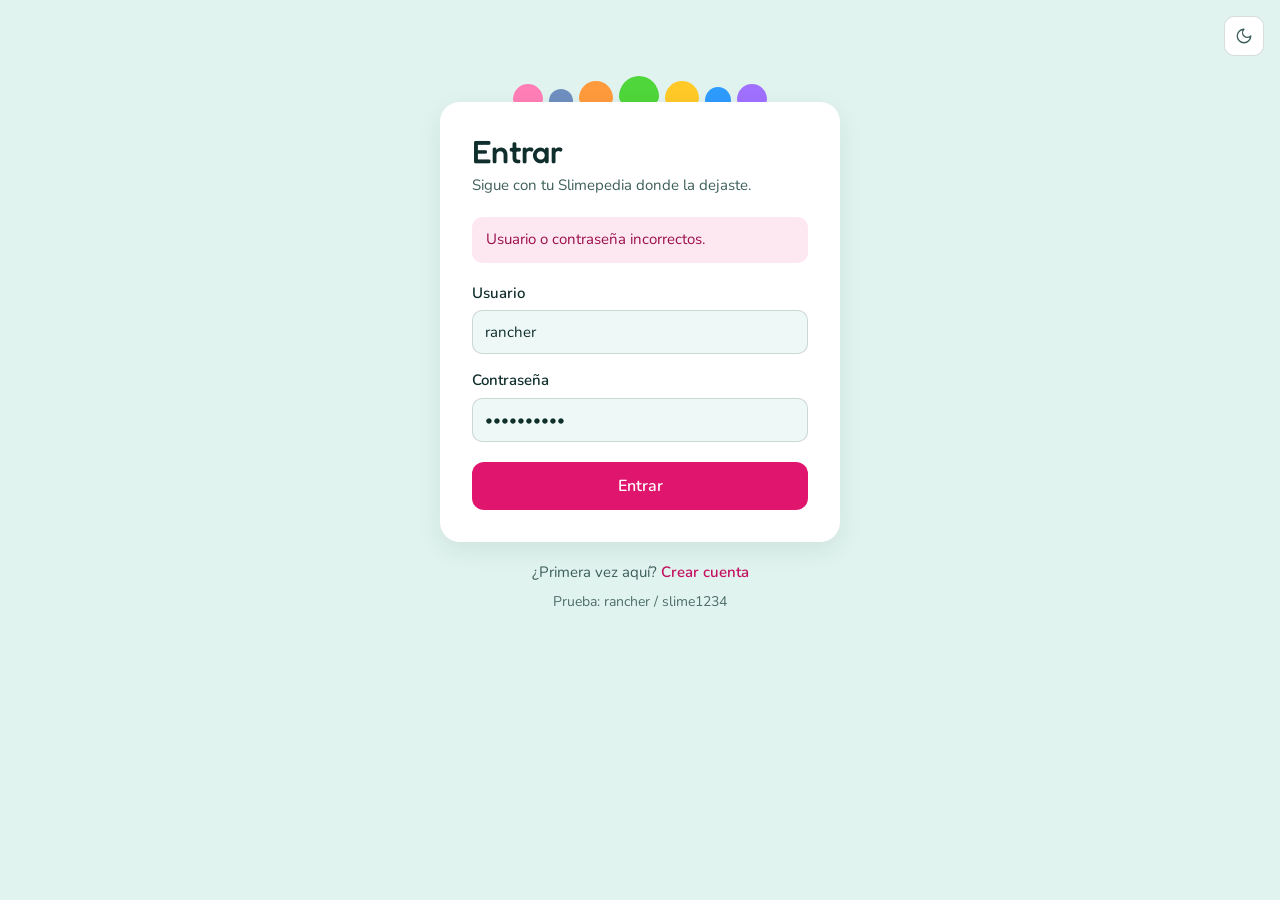
<file: .docs/diseno/pantallas/entrar.html>
<!doctype html>
<html lang="es">
<head>
<meta charset="utf-8">
<meta name="viewport" content="width=device-width, initial-scale=1">
<title>Entrar · Slime Rancher Tracker</title>
<link rel="preconnect" href="https://fonts.googleapis.com">
<link href="https://fonts.googleapis.com/css2?family=Fredoka:wght@500&family=Nunito:wght@400;500;600&display=swap" rel="stylesheet">
<link rel="stylesheet" href="estilos.css">
<script src="tema.js"></script>
</head>
<body>
<main class="acceso">
  <button type="button" class="btn-tema" data-alternar-tema aria-label="Cambiar a modo oscuro"><svg class="tema-luna" aria-hidden="true" width="18" height="18" viewBox="0 0 24 24" fill="none" stroke="currentColor" stroke-width="1.75" stroke-linecap="round" stroke-linejoin="round"><path d="M12 3a6 6 0 0 0 9 9 9 9 0 1 1-9-9Z"/></svg><svg class="tema-sol" aria-hidden="true" width="18" height="18" viewBox="0 0 24 24" fill="none" stroke="currentColor" stroke-width="1.75" stroke-linecap="round" stroke-linejoin="round"><circle cx="12" cy="12" r="4"/><path d="M12 2v2M12 20v2M4.93 4.93l1.41 1.41M17.66 17.66l1.41 1.41M2 12h2M20 12h2M6.34 17.66l-1.41 1.41M19.07 4.93l-1.41 1.41"/></svg></button>
  <div class="acceso__caja">
    <div class="acceso__siluetas" aria-hidden="true">
      <i class="slime c-pink" style="width: 30px; height: 24px"></i>
      <i class="slime c-rock" style="width: 24px; height: 19px"></i>
      <i class="slime c-tabby" style="width: 34px; height: 27px"></i>
      <i class="slime c-rad" style="width: 40px; height: 32px"></i>
      <i class="slime c-honey" style="width: 34px; height: 27px"></i>
      <i class="slime c-puddle" style="width: 26px; height: 21px"></i>
      <i class="slime c-quantum" style="width: 30px; height: 24px"></i>
    </div>

    <section class="acceso__tarjeta tarjeta">
      <div>
        <h1 class="titulo-pagina" style="font-size: 32px">Entrar</h1>
        <p class="subtitulo">Sigue con tu Slimepedia donde la dejaste.</p>
      </div>

      <!-- Estado de ejemplo: respuesta 401 del login -->
      <p class="alerta" role="alert">Usuario o contraseña incorrectos.</p>

      <form style="display: flex; flex-direction: column; gap: 16px">
        <label class="etiqueta"><span>Usuario</span>
          <input class="campo" type="text" autocomplete="username" value="rancher"></label>
        <label class="etiqueta"><span>Contraseña</span>
          <input class="campo" type="password" autocomplete="current-password" value="contraseña"></label>
        <button type="submit" class="btn btn--primario" style="height: 48px; margin-top: 4px; font-size: 16px">Entrar</button>
      </form>
    </section>

    <p style="margin-top: 20px; text-align: center; color: var(--texto-2)">¿Primera vez aquí? <a href="registro.html" style="font-weight: 600; text-decoration: none">Crear cuenta</a></p>
    <p class="meta" style="margin-top: 8px; text-align: center">Prueba: rancher / slime1234</p>
  </div>
</main>
</body>
</html>
</file>
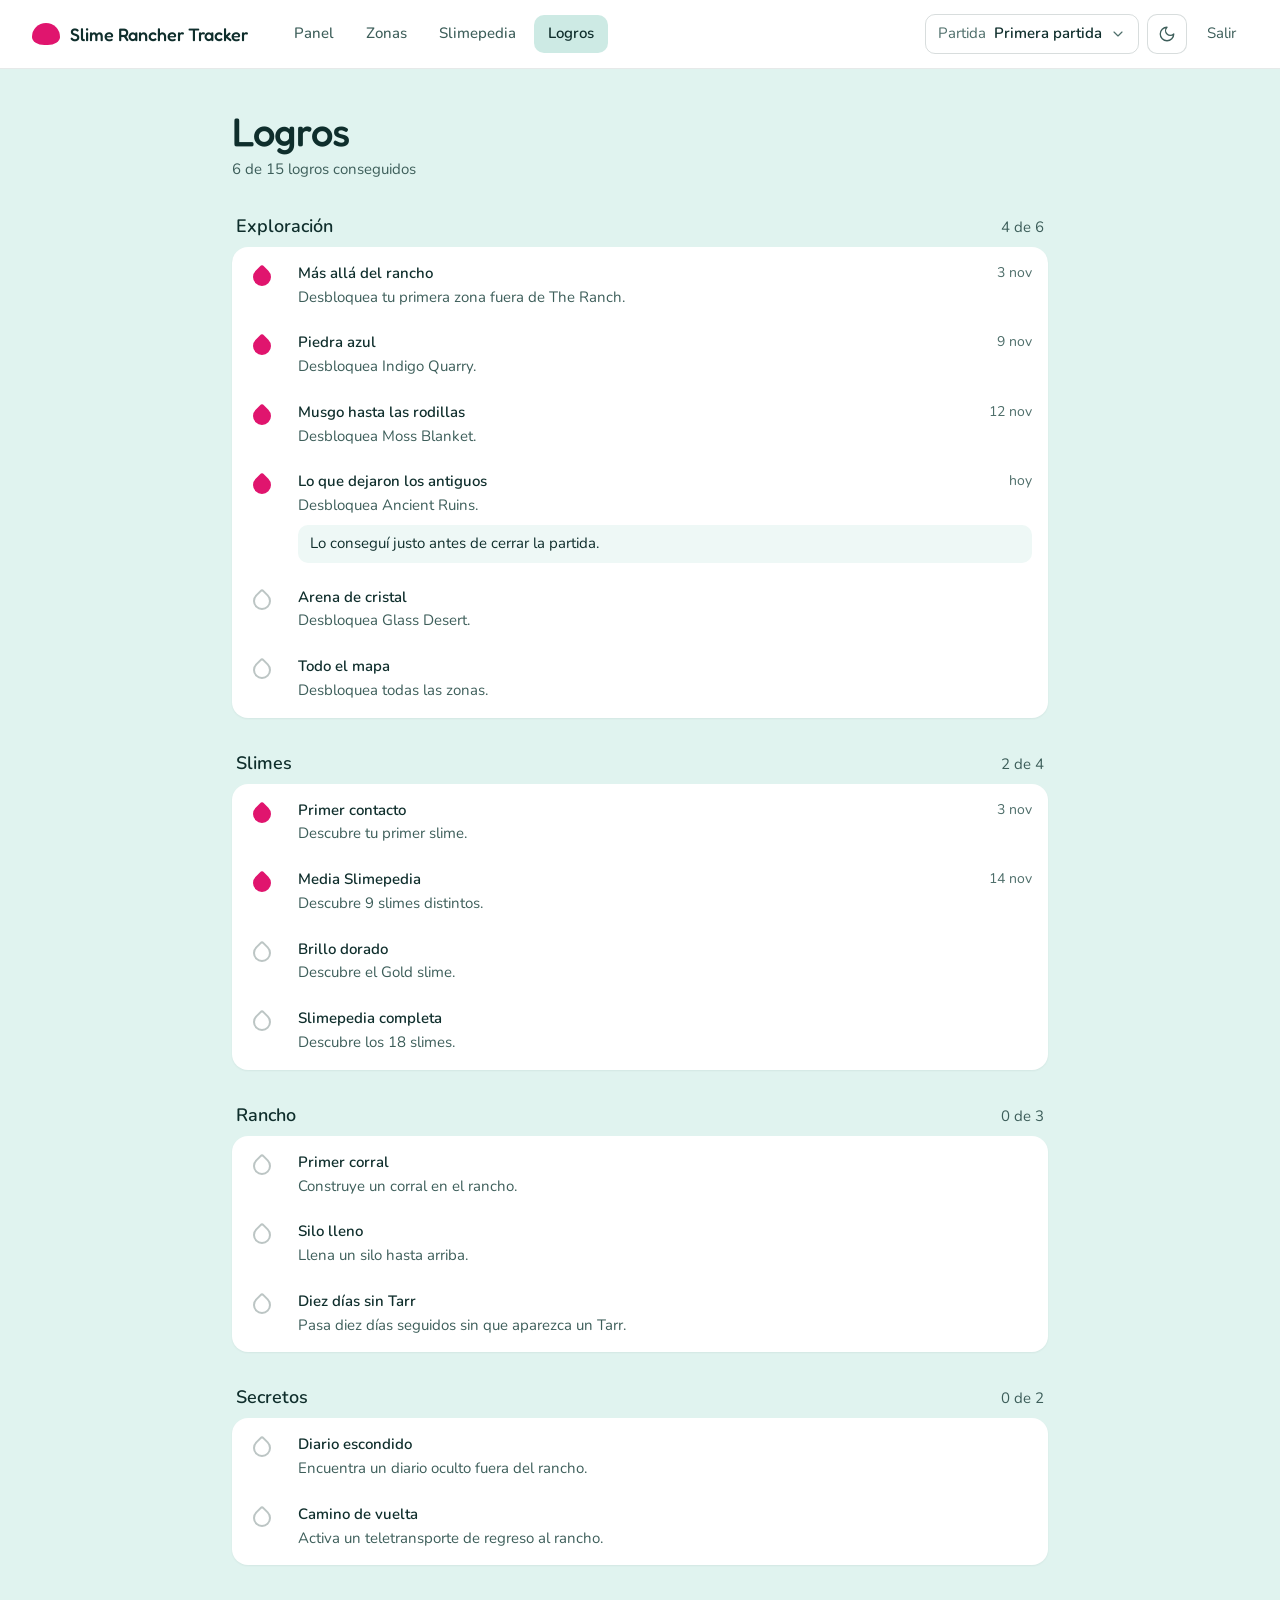
<file: .docs/diseno/pantallas/logros.html>
<!doctype html>
<html lang="es">
<head>
<meta charset="utf-8">
<meta name="viewport" content="width=device-width, initial-scale=1">
<title>Logros · Slime Rancher Tracker</title>
<link rel="preconnect" href="https://fonts.googleapis.com">
<link href="https://fonts.googleapis.com/css2?family=Fredoka:wght@500&family=Nunito:wght@400;500;600&display=swap" rel="stylesheet">
<link rel="stylesheet" href="estilos.css">
<script src="tema.js"></script>
<style>
  .logro { display: flex; align-items: flex-start; gap: 14px; padding: 12px 8px; }
  .logro__texto { flex: 1 1 auto; min-width: 0; }
  .logro__cabeza { display: flex; flex-wrap: wrap; justify-content: space-between; gap: 2px 16px; }
  .logro__cabeza span:first-child { font-weight: 600; }
  .grupo-logros { padding: 4px 8px; }
</style>
</head>
<body>
<header class="cabecera">
  <a class="marca" href="panel.html"><span class="marca__slime" aria-hidden="true"></span><span class="marca__nombre">Slime Rancher Tracker</span></a>
  <nav class="nav" aria-label="Principal">
    <a href="panel.html">Panel</a>
    <a href="zonas.html">Zonas</a>
    <a href="slimepedia.html">Slimepedia</a>
    <a href="logros.html" aria-current="page">Logros</a>
  </nav>
  <div class="cabecera__usuario">
    <a class="selector-partida" href="partidas.html"><span>Partida</span><strong>Primera partida</strong>
      <svg aria-hidden="true" width="16" height="16" viewBox="0 0 24 24" fill="none" stroke="currentColor" style="color: var(--texto-3)" stroke-width="1.75" stroke-linecap="round" stroke-linejoin="round"><path d="m6 9 6 6 6-6"/></svg></a>
    <button type="button" class="btn-tema" data-alternar-tema aria-label="Cambiar a modo oscuro"><svg class="tema-luna" aria-hidden="true" width="18" height="18" viewBox="0 0 24 24" fill="none" stroke="currentColor" stroke-width="1.75" stroke-linecap="round" stroke-linejoin="round"><path d="M12 3a6 6 0 0 0 9 9 9 9 0 1 1-9-9Z"/></svg><svg class="tema-sol" aria-hidden="true" width="18" height="18" viewBox="0 0 24 24" fill="none" stroke="currentColor" stroke-width="1.75" stroke-linecap="round" stroke-linejoin="round"><circle cx="12" cy="12" r="4"/><path d="M12 2v2M12 20v2M4.93 4.93l1.41 1.41M17.66 17.66l1.41 1.41M2 12h2M20 12h2M6.34 17.66l-1.41 1.41M19.07 4.93l-1.41 1.41"/></svg></button>
    <a class="enlace-salir" href="entrar.html">Salir</a>
  </div>
</header>

<main class="contenedor contenedor--estrecho" style="gap: 32px">
  <div>
    <h1 class="titulo-pagina">Logros</h1>
    <p class="subtitulo">6 de 15 logros conseguidos</p>
  </div>

  <section style="display: flex; flex-direction: column; gap: 8px">
    <div style="display: flex; justify-content: space-between; align-items: baseline; padding: 0 4px"><h2 class="titulo-seccion">Exploración</h2><span style="color: var(--texto-2)">4 de 6</span></div>
    <ul class="tarjeta grupo-logros">
      <li class="logro"><button type="button" class="check-plort" role="checkbox" aria-checked="true" aria-label="Desmarcar Más allá del rancho"><i class="plort plort--grande plort--hecho"></i></button>
        <div class="logro__texto"><div class="logro__cabeza"><span>Más allá del rancho</span><span class="meta">3 nov</span></div><p class="subtitulo" style="margin-top: 2px">Desbloquea tu primera zona fuera de The Ranch.</p></div></li>
      <li class="logro"><button type="button" class="check-plort" role="checkbox" aria-checked="true" aria-label="Desmarcar Piedra azul"><i class="plort plort--grande plort--hecho"></i></button>
        <div class="logro__texto"><div class="logro__cabeza"><span>Piedra azul</span><span class="meta">9 nov</span></div><p class="subtitulo" style="margin-top: 2px">Desbloquea Indigo Quarry.</p></div></li>
      <li class="logro"><button type="button" class="check-plort" role="checkbox" aria-checked="true" aria-label="Desmarcar Musgo hasta las rodillas"><i class="plort plort--grande plort--hecho"></i></button>
        <div class="logro__texto"><div class="logro__cabeza"><span>Musgo hasta las rodillas</span><span class="meta">12 nov</span></div><p class="subtitulo" style="margin-top: 2px">Desbloquea Moss Blanket.</p></div></li>
      <li class="logro"><button type="button" class="check-plort" role="checkbox" aria-checked="true" aria-label="Desmarcar Lo que dejaron los antiguos"><i class="plort plort--grande plort--hecho"></i></button>
        <div class="logro__texto"><div class="logro__cabeza"><span>Lo que dejaron los antiguos</span><span class="meta">hoy</span></div><p class="subtitulo" style="margin-top: 2px">Desbloquea Ancient Ruins.</p>
          <p class="nota">Lo conseguí justo antes de cerrar la partida.</p></div></li>
      <li class="logro"><button type="button" class="check-plort" role="checkbox" aria-checked="false" aria-label="Marcar Arena de cristal"><i class="plort plort--grande"></i></button>
        <div class="logro__texto"><div class="logro__cabeza"><span>Arena de cristal</span><span class="meta"></span></div><p class="subtitulo" style="margin-top: 2px">Desbloquea Glass Desert.</p></div></li>
      <li class="logro"><button type="button" class="check-plort" role="checkbox" aria-checked="false" aria-label="Marcar Todo el mapa"><i class="plort plort--grande"></i></button>
        <div class="logro__texto"><div class="logro__cabeza"><span>Todo el mapa</span><span class="meta"></span></div><p class="subtitulo" style="margin-top: 2px">Desbloquea todas las zonas.</p></div></li>
    </ul>
  </section>

  <section style="display: flex; flex-direction: column; gap: 8px">
    <div style="display: flex; justify-content: space-between; align-items: baseline; padding: 0 4px"><h2 class="titulo-seccion">Slimes</h2><span style="color: var(--texto-2)">2 de 4</span></div>
    <ul class="tarjeta grupo-logros">
      <li class="logro"><button type="button" class="check-plort" role="checkbox" aria-checked="true" aria-label="Desmarcar Primer contacto"><i class="plort plort--grande plort--hecho"></i></button>
        <div class="logro__texto"><div class="logro__cabeza"><span>Primer contacto</span><span class="meta">3 nov</span></div><p class="subtitulo" style="margin-top: 2px">Descubre tu primer slime.</p></div></li>
      <li class="logro"><button type="button" class="check-plort" role="checkbox" aria-checked="true" aria-label="Desmarcar Media Slimepedia"><i class="plort plort--grande plort--hecho"></i></button>
        <div class="logro__texto"><div class="logro__cabeza"><span>Media Slimepedia</span><span class="meta">14 nov</span></div><p class="subtitulo" style="margin-top: 2px">Descubre 9 slimes distintos.</p></div></li>
      <li class="logro"><button type="button" class="check-plort" role="checkbox" aria-checked="false" aria-label="Marcar Brillo dorado"><i class="plort plort--grande"></i></button>
        <div class="logro__texto"><div class="logro__cabeza"><span>Brillo dorado</span><span class="meta"></span></div><p class="subtitulo" style="margin-top: 2px">Descubre el Gold slime.</p></div></li>
      <li class="logro"><button type="button" class="check-plort" role="checkbox" aria-checked="false" aria-label="Marcar Slimepedia completa"><i class="plort plort--grande"></i></button>
        <div class="logro__texto"><div class="logro__cabeza"><span>Slimepedia completa</span><span class="meta"></span></div><p class="subtitulo" style="margin-top: 2px">Descubre los 18 slimes.</p></div></li>
    </ul>
  </section>

  <section style="display: flex; flex-direction: column; gap: 8px">
    <div style="display: flex; justify-content: space-between; align-items: baseline; padding: 0 4px"><h2 class="titulo-seccion">Rancho</h2><span style="color: var(--texto-2)">0 de 3</span></div>
    <ul class="tarjeta grupo-logros">
      <li class="logro"><button type="button" class="check-plort" role="checkbox" aria-checked="false" aria-label="Marcar Primer corral"><i class="plort plort--grande"></i></button>
        <div class="logro__texto"><div class="logro__cabeza"><span>Primer corral</span><span class="meta"></span></div><p class="subtitulo" style="margin-top: 2px">Construye un corral en el rancho.</p></div></li>
      <li class="logro"><button type="button" class="check-plort" role="checkbox" aria-checked="false" aria-label="Marcar Silo lleno"><i class="plort plort--grande"></i></button>
        <div class="logro__texto"><div class="logro__cabeza"><span>Silo lleno</span><span class="meta"></span></div><p class="subtitulo" style="margin-top: 2px">Llena un silo hasta arriba.</p></div></li>
      <li class="logro"><button type="button" class="check-plort" role="checkbox" aria-checked="false" aria-label="Marcar Diez días sin Tarr"><i class="plort plort--grande"></i></button>
        <div class="logro__texto"><div class="logro__cabeza"><span>Diez días sin Tarr</span><span class="meta"></span></div><p class="subtitulo" style="margin-top: 2px">Pasa diez días seguidos sin que aparezca un Tarr.</p></div></li>
    </ul>
  </section>

  <section style="display: flex; flex-direction: column; gap: 8px">
    <div style="display: flex; justify-content: space-between; align-items: baseline; padding: 0 4px"><h2 class="titulo-seccion">Secretos</h2><span style="color: var(--texto-2)">0 de 2</span></div>
    <ul class="tarjeta grupo-logros">
      <li class="logro"><button type="button" class="check-plort" role="checkbox" aria-checked="false" aria-label="Marcar Diario escondido"><i class="plort plort--grande"></i></button>
        <div class="logro__texto"><div class="logro__cabeza"><span>Diario escondido</span><span class="meta"></span></div><p class="subtitulo" style="margin-top: 2px">Encuentra un diario oculto fuera del rancho.</p></div></li>
      <li class="logro"><button type="button" class="check-plort" role="checkbox" aria-checked="false" aria-label="Marcar Camino de vuelta"><i class="plort plort--grande"></i></button>
        <div class="logro__texto"><div class="logro__cabeza"><span>Camino de vuelta</span><span class="meta"></span></div><p class="subtitulo" style="margin-top: 2px">Activa un teletransporte de regreso al rancho.</p></div></li>
    </ul>
  </section>
</main>
</body>
</html>
</file>
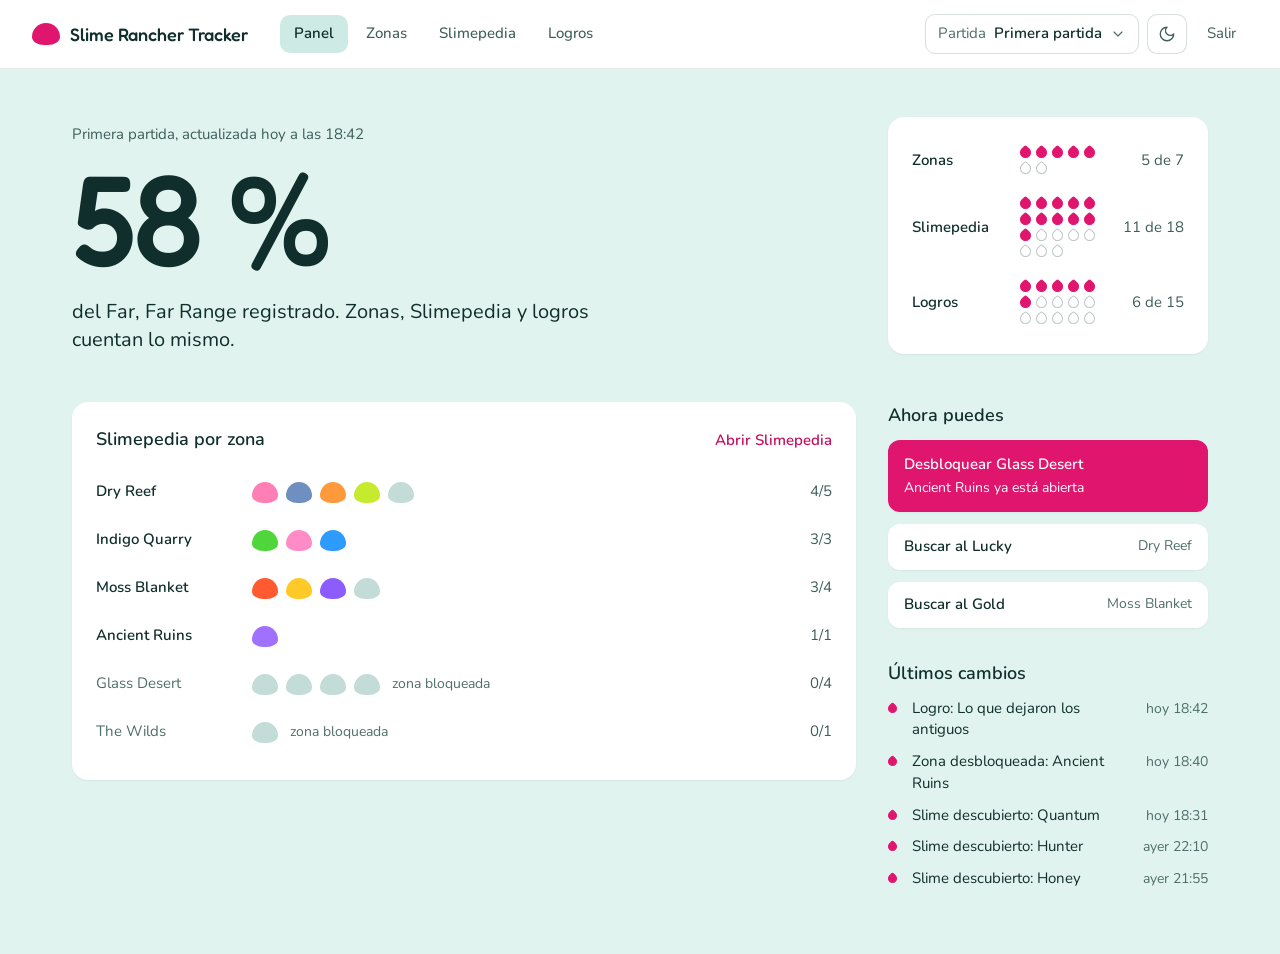
<file: .docs/diseno/pantallas/panel.html>
<!doctype html>
<html lang="es">
<head>
<meta charset="utf-8">
<meta name="viewport" content="width=device-width, initial-scale=1">
<title>Panel · Slime Rancher Tracker</title>
<link rel="preconnect" href="https://fonts.googleapis.com">
<link href="https://fonts.googleapis.com/css2?family=Fredoka:wght@500&family=Nunito:wght@400;500;600&display=swap" rel="stylesheet">
<link rel="stylesheet" href="estilos.css">
<script src="tema.js"></script>
</head>
<body>
<header class="cabecera">
  <a class="marca" href="panel.html"><span class="marca__slime" aria-hidden="true"></span><span class="marca__nombre">Slime Rancher Tracker</span></a>
  <nav class="nav" aria-label="Principal">
    <a href="panel.html" aria-current="page">Panel</a>
    <a href="zonas.html">Zonas</a>
    <a href="slimepedia.html">Slimepedia</a>
    <a href="logros.html">Logros</a>
  </nav>
  <div class="cabecera__usuario">
    <a class="selector-partida" href="partidas.html"><span>Partida</span><strong>Primera partida</strong>
      <svg aria-hidden="true" width="16" height="16" viewBox="0 0 24 24" fill="none" stroke="currentColor" style="color: var(--texto-3)" stroke-width="1.75" stroke-linecap="round" stroke-linejoin="round"><path d="m6 9 6 6 6-6"/></svg></a>
    <button type="button" class="btn-tema" data-alternar-tema aria-label="Cambiar a modo oscuro"><svg class="tema-luna" aria-hidden="true" width="18" height="18" viewBox="0 0 24 24" fill="none" stroke="currentColor" stroke-width="1.75" stroke-linecap="round" stroke-linejoin="round"><path d="M12 3a6 6 0 0 0 9 9 9 9 0 1 1-9-9Z"/></svg><svg class="tema-sol" aria-hidden="true" width="18" height="18" viewBox="0 0 24 24" fill="none" stroke="currentColor" stroke-width="1.75" stroke-linecap="round" stroke-linejoin="round"><circle cx="12" cy="12" r="4"/><path d="M12 2v2M12 20v2M4.93 4.93l1.41 1.41M17.66 17.66l1.41 1.41M2 12h2M20 12h2M6.34 17.66l-1.41 1.41M19.07 4.93l-1.41 1.41"/></svg></button>
    <a class="enlace-salir" href="entrar.html">Salir</a>
  </div>
</header>

<main class="contenedor" style="padding-top: 48px; gap: 48px">
  <section class="panel-cabeza" aria-labelledby="titulo-progreso">
    <div class="panel-cabeza__numero">
      <p class="subtitulo" style="margin: 0 0 8px">Primera partida, actualizada hoy a las 18:42</p>
      <h1 id="titulo-progreso" class="cifra">58 %</h1>
      <p class="cifra-texto">del Far, Far Range registrado. Zonas, Slimepedia y logros cuentan lo mismo.</p>
    </div>
    <div class="resumen tarjeta">
      <a class="resumen__fila" href="zonas.html"><span>Zonas</span>
        <span class="pips" aria-hidden="true"><i class="plort plort--hecho"></i><i class="plort plort--hecho"></i><i class="plort plort--hecho"></i><i class="plort plort--hecho"></i><i class="plort plort--hecho"></i><i class="plort"></i><i class="plort"></i></span>
        <span>5 de 7</span></a>
      <a class="resumen__fila" href="slimepedia.html"><span>Slimepedia</span>
        <span class="pips" aria-hidden="true"><i class="plort plort--hecho"></i><i class="plort plort--hecho"></i><i class="plort plort--hecho"></i><i class="plort plort--hecho"></i><i class="plort plort--hecho"></i><i class="plort plort--hecho"></i><i class="plort plort--hecho"></i><i class="plort plort--hecho"></i><i class="plort plort--hecho"></i><i class="plort plort--hecho"></i><i class="plort plort--hecho"></i><i class="plort"></i><i class="plort"></i><i class="plort"></i><i class="plort"></i><i class="plort"></i><i class="plort"></i><i class="plort"></i></span>
        <span>11 de 18</span></a>
      <a class="resumen__fila" href="logros.html"><span>Logros</span>
        <span class="pips" aria-hidden="true"><i class="plort plort--hecho"></i><i class="plort plort--hecho"></i><i class="plort plort--hecho"></i><i class="plort plort--hecho"></i><i class="plort plort--hecho"></i><i class="plort plort--hecho"></i><i class="plort"></i><i class="plort"></i><i class="plort"></i><i class="plort"></i><i class="plort"></i><i class="plort"></i><i class="plort"></i><i class="plort"></i><i class="plort"></i></span>
        <span>6 de 15</span></a>
    </div>
  </section>

  <div class="dos-columnas">
    <section class="tarjeta" style="padding: 24px; min-width: 0" aria-labelledby="titulo-zonas">
      <div style="display: flex; justify-content: space-between; align-items: baseline; gap: 16px; margin-bottom: 16px">
        <h2 id="titulo-zonas" class="titulo-seccion">Slimepedia por zona</h2>
        <a href="slimepedia.html" style="font-weight: 600; text-decoration: none">Abrir Slimepedia</a>
      </div>
      <div class="fila-zona"><span style="font-weight: 600">Dry Reef</span>
        <span class="fila-zona__slimes"><i class="slime slime--mini c-pink" title="Pink"></i><i class="slime slime--mini c-rock" title="Rock"></i><i class="slime slime--mini c-tabby" title="Tabby"></i><i class="slime slime--mini c-phosphor" title="Phosphor"></i><i class="slime slime--mini slime--oculto" title="Sin descubrir"></i></span><span>4/5</span></div>
      <div class="fila-zona"><span style="font-weight: 600">Indigo Quarry</span>
        <span class="fila-zona__slimes"><i class="slime slime--mini c-rad" title="Rad"></i><i class="slime slime--mini c-crystal" title="Crystal"></i><i class="slime slime--mini c-puddle" title="Puddle"></i></span><span>3/3</span></div>
      <div class="fila-zona"><span style="font-weight: 600">Moss Blanket</span>
        <span class="fila-zona__slimes"><i class="slime slime--mini c-boom" title="Boom"></i><i class="slime slime--mini c-honey" title="Honey"></i><i class="slime slime--mini c-hunter" title="Hunter"></i><i class="slime slime--mini slime--oculto" title="Sin descubrir"></i></span><span>3/4</span></div>
      <div class="fila-zona"><span style="font-weight: 600">Ancient Ruins</span>
        <span class="fila-zona__slimes"><i class="slime slime--mini c-quantum" title="Quantum"></i></span><span>1/1</span></div>
      <div class="fila-zona"><span style="color: var(--texto-3)">Glass Desert</span>
        <span class="fila-zona__slimes"><i class="slime slime--mini slime--oculto"></i><i class="slime slime--mini slime--oculto"></i><i class="slime slime--mini slime--oculto"></i><i class="slime slime--mini slime--oculto"></i><span class="meta" style="margin-left: 4px">zona bloqueada</span></span><span>0/4</span></div>
      <div class="fila-zona"><span style="color: var(--texto-3)">The Wilds</span>
        <span class="fila-zona__slimes"><i class="slime slime--mini slime--oculto"></i><span class="meta" style="margin-left: 4px">zona bloqueada</span></span><span>0/1</span></div>
    </section>

    <div style="min-width: 0; display: flex; flex-direction: column; gap: 32px">
      <section style="display: flex; flex-direction: column; gap: 12px" aria-labelledby="titulo-ahora">
        <h2 id="titulo-ahora" class="titulo-seccion">Ahora puedes</h2>
        <a class="accion accion--principal" href="zonas.html"><span style="font-weight: 600">Desbloquear Glass Desert</span><span style="font-size: 14px">Ancient Ruins ya está abierta</span></a>
        <a class="accion" href="slimepedia.html"><span style="font-weight: 600">Buscar al Lucky</span><span class="meta">Dry Reef</span></a>
        <a class="accion" href="slimepedia.html"><span style="font-weight: 600">Buscar al Gold</span><span class="meta">Moss Blanket</span></a>
      </section>
      <section style="display: flex; flex-direction: column; gap: 12px" aria-labelledby="titulo-cambios">
        <h2 id="titulo-cambios" class="titulo-seccion">Últimos cambios</h2>
        <ol style="display: flex; flex-direction: column; gap: 10px">
          <li class="cambio"><i class="plort plort--hecho plort--mini" aria-hidden="true"></i><span>Logro: Lo que dejaron los antiguos</span><span class="meta">hoy 18:42</span></li>
          <li class="cambio"><i class="plort plort--hecho plort--mini" aria-hidden="true"></i><span>Zona desbloqueada: Ancient Ruins</span><span class="meta">hoy 18:40</span></li>
          <li class="cambio"><i class="plort plort--hecho plort--mini" aria-hidden="true"></i><span>Slime descubierto: Quantum</span><span class="meta">hoy 18:31</span></li>
          <li class="cambio"><i class="plort plort--hecho plort--mini" aria-hidden="true"></i><span>Slime descubierto: Hunter</span><span class="meta">ayer 22:10</span></li>
          <li class="cambio"><i class="plort plort--hecho plort--mini" aria-hidden="true"></i><span>Slime descubierto: Honey</span><span class="meta">ayer 21:55</span></li>
        </ol>
      </section>
    </div>
  </div>
</main>
</body>
</html>
</file>
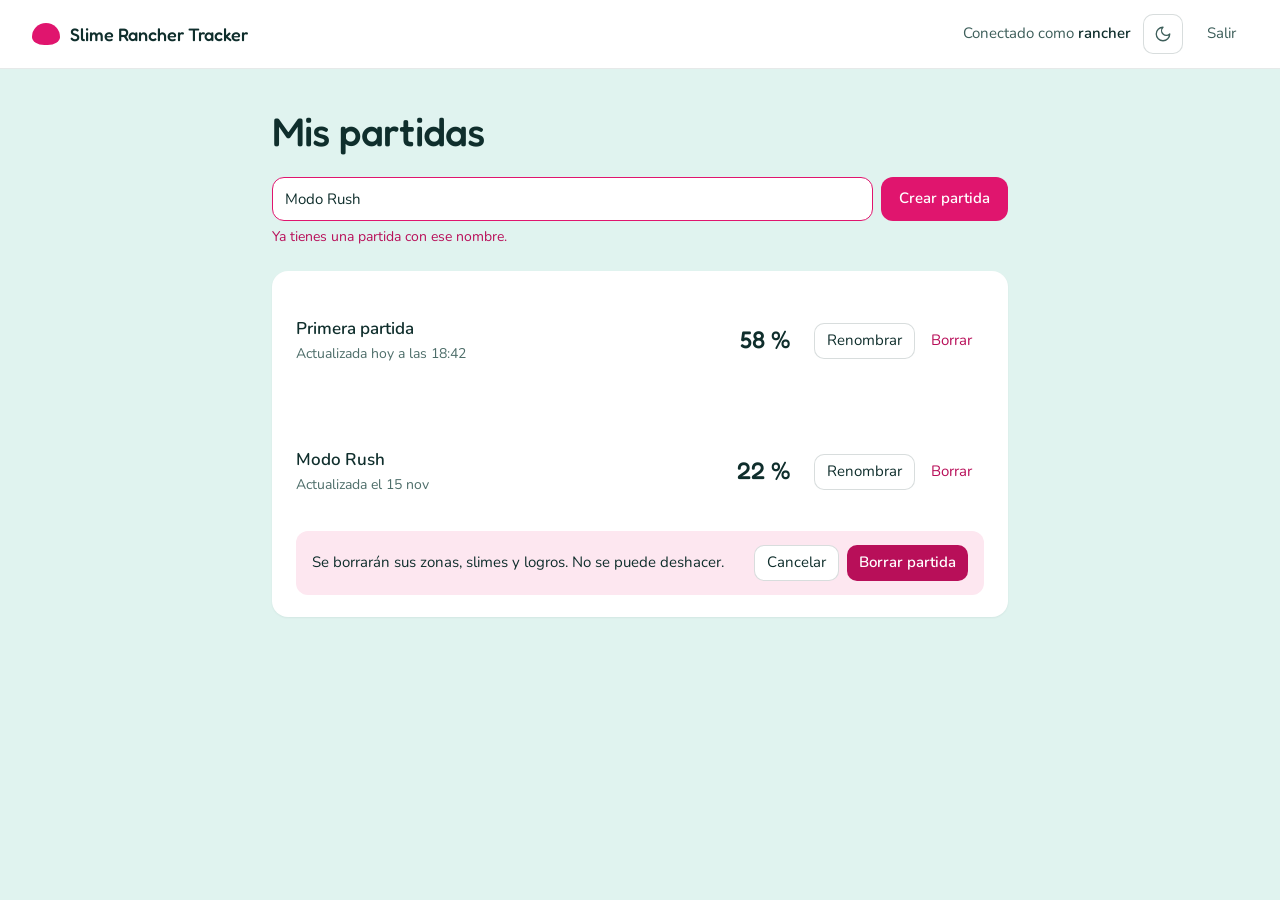
<file: .docs/diseno/pantallas/partidas.html>
<!doctype html>
<html lang="es">
<head>
<meta charset="utf-8">
<meta name="viewport" content="width=device-width, initial-scale=1">
<title>Mis partidas · Slime Rancher Tracker</title>
<link rel="preconnect" href="https://fonts.googleapis.com">
<link href="https://fonts.googleapis.com/css2?family=Fredoka:wght@500&family=Nunito:wght@400;500;600&display=swap" rel="stylesheet">
<link rel="stylesheet" href="estilos.css">
<script src="tema.js"></script>
</head>
<body>
<header class="cabecera">
  <a class="marca" href="panel.html" style="flex: 1 1 auto"><span class="marca__slime" aria-hidden="true"></span><span class="marca__nombre">Slime Rancher Tracker</span></a>
  <div class="cabecera__usuario" style="gap: 12px">
    <span style="color: var(--texto-2)">Conectado como <strong style="font-weight: 600; color: var(--texto)">rancher</strong></span>
    <button type="button" class="btn-tema" data-alternar-tema aria-label="Cambiar a modo oscuro"><svg class="tema-luna" aria-hidden="true" width="18" height="18" viewBox="0 0 24 24" fill="none" stroke="currentColor" stroke-width="1.75" stroke-linecap="round" stroke-linejoin="round"><path d="M12 3a6 6 0 0 0 9 9 9 9 0 1 1-9-9Z"/></svg><svg class="tema-sol" aria-hidden="true" width="18" height="18" viewBox="0 0 24 24" fill="none" stroke="currentColor" stroke-width="1.75" stroke-linecap="round" stroke-linejoin="round"><circle cx="12" cy="12" r="4"/><path d="M12 2v2M12 20v2M4.93 4.93l1.41 1.41M17.66 17.66l1.41 1.41M2 12h2M20 12h2M6.34 17.66l-1.41 1.41M19.07 4.93l-1.41 1.41"/></svg></button>
    <a class="enlace-salir" href="entrar.html">Salir</a>
  </div>
</header>

<main class="contenedor contenedor--mini">
  <h1 class="titulo-pagina">Mis partidas</h1>

  <!-- Estado de ejemplo: respuesta 409 por nombre repetido -->
  <div style="display: flex; flex-direction: column; gap: 6px">
    <div style="display: flex; flex-wrap: wrap; gap: 8px">
      <label style="flex: 1 1 280px; display: flex"><span class="solo-lector">Nombre de la nueva partida</span>
        <input class="campo" style="flex: 1 1 auto; background: var(--superficie); border-radius: 12px" type="text" maxlength="40" value="Modo Rush" aria-invalid="true"></label>
      <button type="button" class="btn btn--primario">Crear partida</button>
    </div>
    <span class="error-campo" role="alert">Ya tienes una partida con ese nombre.</span>
  </div>

  <ul class="lista tarjeta" style="padding: 4px 24px">
    <li style="flex-direction: column; align-items: stretch; gap: 12px; padding: 18px 0">
      <div style="display: flex; flex-wrap: wrap; align-items: center; gap: 12px 24px">
        <div style="flex: 999 1 240px; min-width: 0"><a href="panel.html" style="font-weight: 600; font-size: 17px; color: var(--texto); text-decoration: none">Primera partida</a>
          <p class="meta" style="margin-top: 2px">Actualizada hoy a las 18:42</p></div>
        <span style="font-family: var(--fuente-display); font-weight: 500; font-size: 24px">58 %</span>
        <div style="display: flex; gap: 4px"><button type="button" class="btn btn--secundario btn--pequeno">Renombrar</button><button type="button" class="btn btn--texto-peligro btn--pequeno">Borrar</button></div>
      </div>
    </li>
    <li style="flex-direction: column; align-items: stretch; gap: 12px; padding: 18px 0">
      <div style="display: flex; flex-wrap: wrap; align-items: center; gap: 12px 24px">
        <div style="flex: 999 1 240px; min-width: 0"><a href="panel.html" style="font-weight: 600; font-size: 17px; color: var(--texto); text-decoration: none">Modo Rush</a>
          <p class="meta" style="margin-top: 2px">Actualizada el 15 nov</p></div>
        <span style="font-family: var(--fuente-display); font-weight: 500; font-size: 24px">22 %</span>
        <div style="display: flex; gap: 4px"><button type="button" class="btn btn--secundario btn--pequeno">Renombrar</button><button type="button" class="btn btn--texto-peligro btn--pequeno">Borrar</button></div>
      </div>
      <!-- Estado de ejemplo: confirmación antes de borrar -->
      <div role="alertdialog" aria-label="Confirmar borrado" style="display: flex; flex-wrap: wrap; align-items: center; justify-content: space-between; gap: 12px; padding: 14px 16px; border-radius: 12px; background: var(--error-fondo)">
        <span>Se borrarán sus zonas, slimes y logros. No se puede deshacer.</span>
        <span style="display: flex; gap: 8px"><button type="button" class="btn btn--secundario btn--pequeno">Cancelar</button><button type="button" class="btn btn--peligro btn--pequeno">Borrar partida</button></span>
      </div>
    </li>
  </ul>
</main>
</body>
</html>
</file>
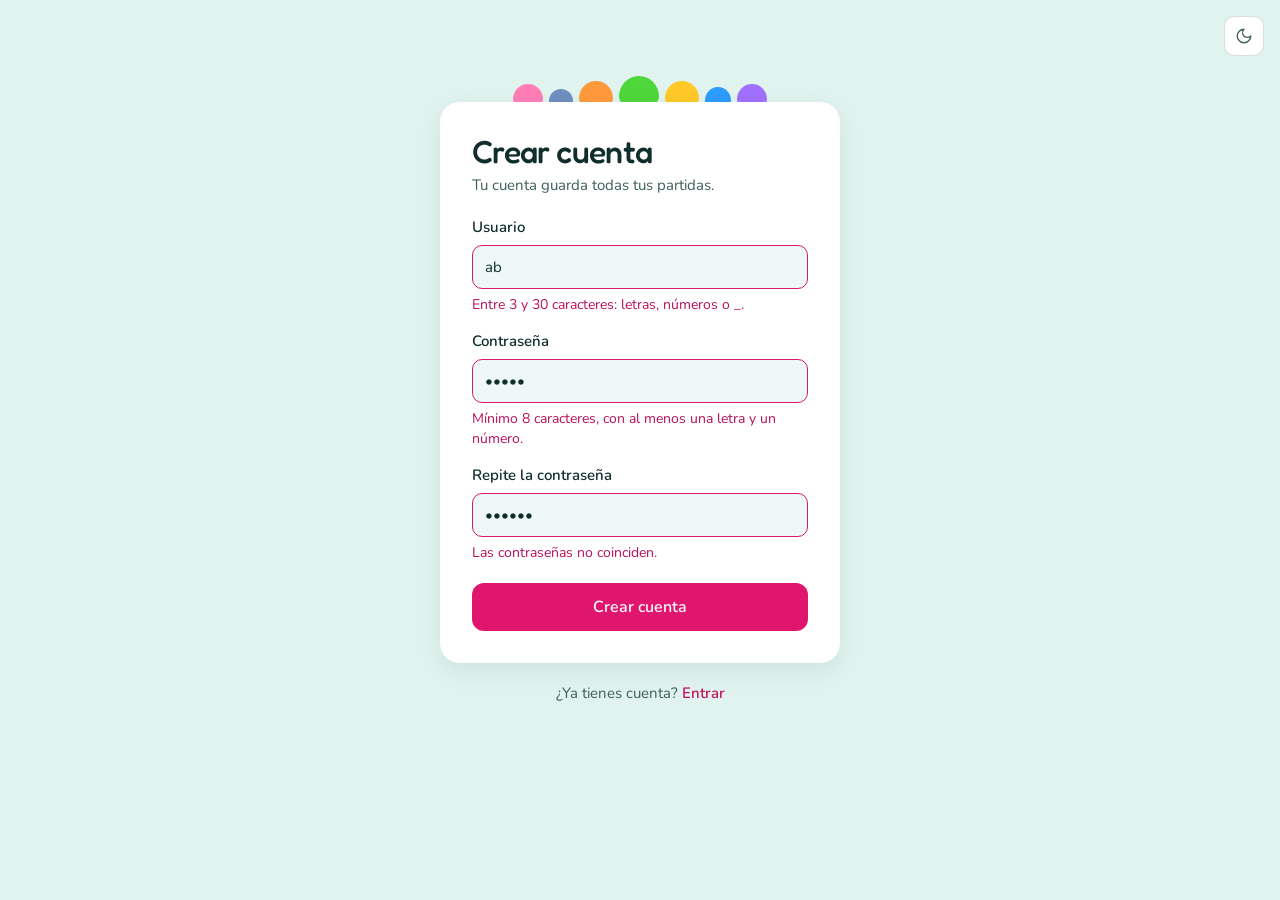
<file: .docs/diseno/pantallas/registro.html>
<!doctype html>
<html lang="es">
<head>
<meta charset="utf-8">
<meta name="viewport" content="width=device-width, initial-scale=1">
<title>Crear cuenta · Slime Rancher Tracker</title>
<link rel="preconnect" href="https://fonts.googleapis.com">
<link href="https://fonts.googleapis.com/css2?family=Fredoka:wght@500&family=Nunito:wght@400;500;600&display=swap" rel="stylesheet">
<link rel="stylesheet" href="estilos.css">
<script src="tema.js"></script>
</head>
<body>
<main class="acceso">
  <button type="button" class="btn-tema" data-alternar-tema aria-label="Cambiar a modo oscuro"><svg class="tema-luna" aria-hidden="true" width="18" height="18" viewBox="0 0 24 24" fill="none" stroke="currentColor" stroke-width="1.75" stroke-linecap="round" stroke-linejoin="round"><path d="M12 3a6 6 0 0 0 9 9 9 9 0 1 1-9-9Z"/></svg><svg class="tema-sol" aria-hidden="true" width="18" height="18" viewBox="0 0 24 24" fill="none" stroke="currentColor" stroke-width="1.75" stroke-linecap="round" stroke-linejoin="round"><circle cx="12" cy="12" r="4"/><path d="M12 2v2M12 20v2M4.93 4.93l1.41 1.41M17.66 17.66l1.41 1.41M2 12h2M20 12h2M6.34 17.66l-1.41 1.41M19.07 4.93l-1.41 1.41"/></svg></button>
  <div class="acceso__caja">
    <div class="acceso__siluetas" aria-hidden="true">
      <i class="slime c-pink" style="width: 30px; height: 24px"></i>
      <i class="slime c-rock" style="width: 24px; height: 19px"></i>
      <i class="slime c-tabby" style="width: 34px; height: 27px"></i>
      <i class="slime c-rad" style="width: 40px; height: 32px"></i>
      <i class="slime c-honey" style="width: 34px; height: 27px"></i>
      <i class="slime c-puddle" style="width: 26px; height: 21px"></i>
      <i class="slime c-quantum" style="width: 30px; height: 24px"></i>
    </div>

    <section class="acceso__tarjeta tarjeta">
      <div>
        <h1 class="titulo-pagina" style="font-size: 32px">Crear cuenta</h1>
        <p class="subtitulo">Tu cuenta guarda todas tus partidas.</p>
      </div>

      <!-- Estado de ejemplo: respuesta 400 con todos los errores de campo a la vez -->
      <form style="display: flex; flex-direction: column; gap: 16px">
        <label class="etiqueta"><span>Usuario</span>
          <input class="campo" type="text" autocomplete="username" value="ab" aria-invalid="true">
          <span class="error-campo">Entre 3 y 30 caracteres: letras, números o _.</span></label>
        <label class="etiqueta"><span>Contraseña</span>
          <input class="campo" type="password" autocomplete="new-password" value="slime" aria-invalid="true">
          <span class="error-campo">Mínimo 8 caracteres, con al menos una letra y un número.</span></label>
        <label class="etiqueta"><span>Repite la contraseña</span>
          <input class="campo" type="password" autocomplete="new-password" value="slimes" aria-invalid="true">
          <span class="error-campo">Las contraseñas no coinciden.</span></label>
        <button type="submit" class="btn btn--primario" style="height: 48px; margin-top: 4px; font-size: 16px">Crear cuenta</button>
      </form>
    </section>

    <p style="margin-top: 20px; text-align: center; color: var(--texto-2)">¿Ya tienes cuenta? <a href="entrar.html" style="font-weight: 600; text-decoration: none">Entrar</a></p>
  </div>
</main>
</body>
</html>
</file>
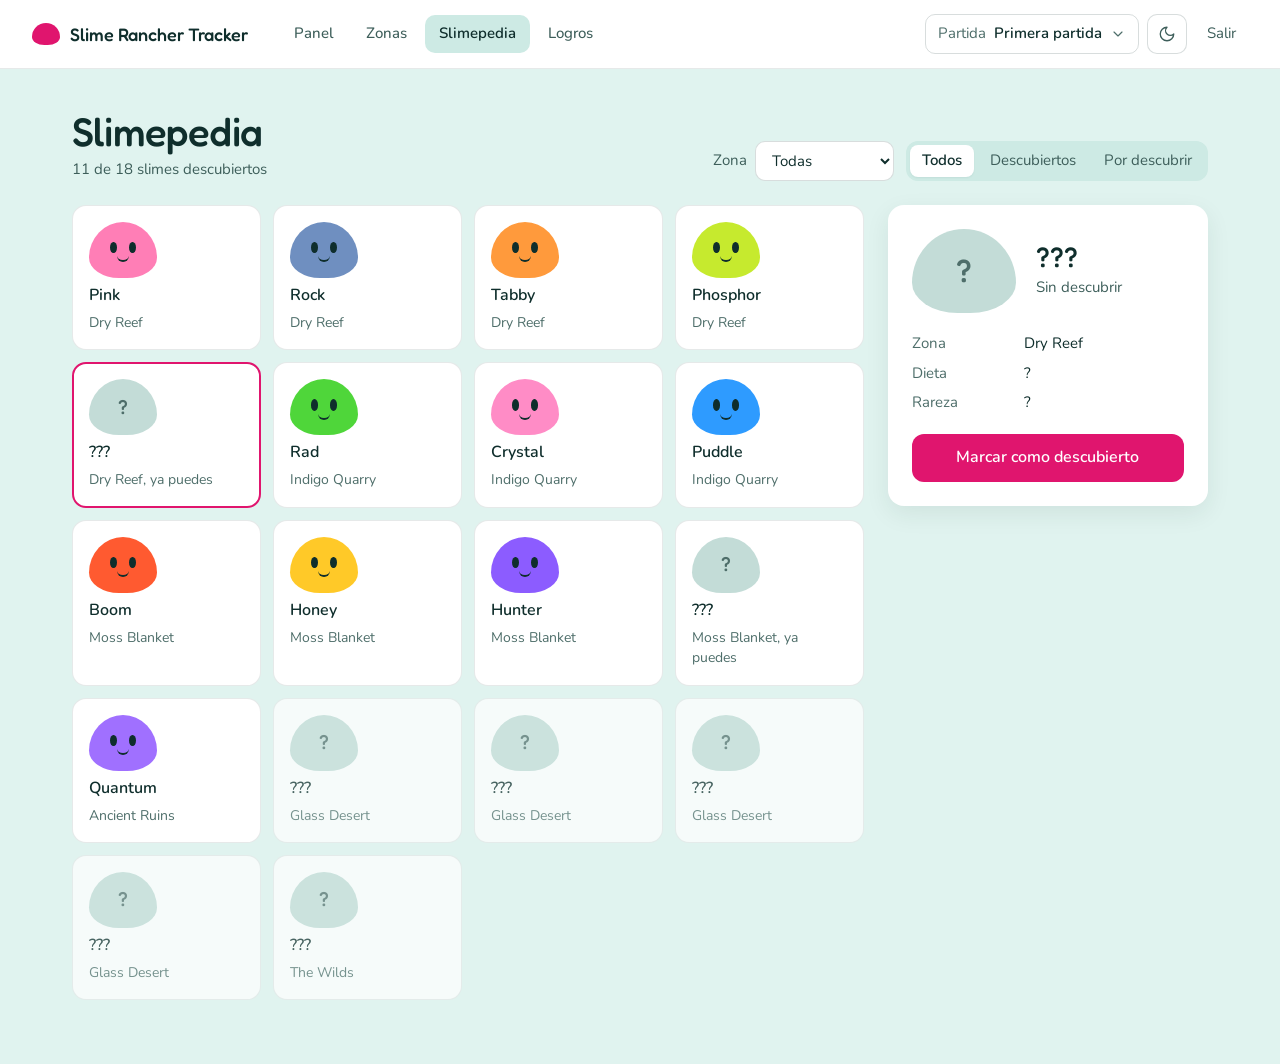
<file: .docs/diseno/pantallas/slimepedia.html>
<!doctype html>
<html lang="es">
<head>
<meta charset="utf-8">
<meta name="viewport" content="width=device-width, initial-scale=1">
<title>Slimepedia · Slime Rancher Tracker</title>
<link rel="preconnect" href="https://fonts.googleapis.com">
<link href="https://fonts.googleapis.com/css2?family=Fredoka:wght@500&family=Nunito:wght@400;500;600&display=swap" rel="stylesheet">
<link rel="stylesheet" href="estilos.css">
<script src="tema.js"></script>
</head>
<body>
<header class="cabecera">
  <a class="marca" href="panel.html"><span class="marca__slime" aria-hidden="true"></span><span class="marca__nombre">Slime Rancher Tracker</span></a>
  <nav class="nav" aria-label="Principal">
    <a href="panel.html">Panel</a>
    <a href="zonas.html">Zonas</a>
    <a href="slimepedia.html" aria-current="page">Slimepedia</a>
    <a href="logros.html">Logros</a>
  </nav>
  <div class="cabecera__usuario">
    <a class="selector-partida" href="partidas.html"><span>Partida</span><strong>Primera partida</strong>
      <svg aria-hidden="true" width="16" height="16" viewBox="0 0 24 24" fill="none" stroke="currentColor" style="color: var(--texto-3)" stroke-width="1.75" stroke-linecap="round" stroke-linejoin="round"><path d="m6 9 6 6 6-6"/></svg></a>
    <button type="button" class="btn-tema" data-alternar-tema aria-label="Cambiar a modo oscuro"><svg class="tema-luna" aria-hidden="true" width="18" height="18" viewBox="0 0 24 24" fill="none" stroke="currentColor" stroke-width="1.75" stroke-linecap="round" stroke-linejoin="round"><path d="M12 3a6 6 0 0 0 9 9 9 9 0 1 1-9-9Z"/></svg><svg class="tema-sol" aria-hidden="true" width="18" height="18" viewBox="0 0 24 24" fill="none" stroke="currentColor" stroke-width="1.75" stroke-linecap="round" stroke-linejoin="round"><circle cx="12" cy="12" r="4"/><path d="M12 2v2M12 20v2M4.93 4.93l1.41 1.41M17.66 17.66l1.41 1.41M2 12h2M20 12h2M6.34 17.66l-1.41 1.41M19.07 4.93l-1.41 1.41"/></svg></button>
    <a class="enlace-salir" href="entrar.html">Salir</a>
  </div>
</header>

<main class="contenedor">
  <div style="display: flex; flex-wrap: wrap; justify-content: space-between; align-items: flex-end; gap: 16px 32px">
    <div>
      <h1 class="titulo-pagina">Slimepedia</h1>
      <p class="subtitulo">11 de 18 slimes descubiertos</p>
    </div>
    <div class="filtros">
      <label style="display: flex; align-items: center; gap: 8px"><span style="color: var(--texto-2)">Zona</span>
        <select class="select"><option>Todas</option><option>Dry Reef</option><option>Indigo Quarry</option><option>Moss Blanket</option><option>Ancient Ruins</option><option>Glass Desert</option><option>The Wilds</option></select>
      </label>
      <div class="segmentado" role="group" aria-label="Estado">
        <button type="button" aria-pressed="true">Todos</button>
        <button type="button" aria-pressed="false">Descubiertos</button>
        <button type="button" aria-pressed="false">Por descubrir</button>
      </div>
    </div>
  </div>

  <div style="display: flex; flex-wrap: wrap; gap: 24px; align-items: flex-start">
    <section class="cuadricula-slimes" aria-label="Slimes">
      <button type="button" class="ficha" aria-pressed="false"><span class="slime c-pink"><i class="slime__ojo slime__ojo--i"></i><i class="slime__ojo slime__ojo--d"></i><i class="slime__boca"></i></span><span class="ficha__nombre">Pink</span><span class="meta">Dry Reef</span></button>
      <button type="button" class="ficha" aria-pressed="false"><span class="slime c-rock"><i class="slime__ojo slime__ojo--i"></i><i class="slime__ojo slime__ojo--d"></i><i class="slime__boca"></i></span><span class="ficha__nombre">Rock</span><span class="meta">Dry Reef</span></button>
      <button type="button" class="ficha" aria-pressed="false"><span class="slime c-tabby"><i class="slime__ojo slime__ojo--i"></i><i class="slime__ojo slime__ojo--d"></i><i class="slime__boca"></i></span><span class="ficha__nombre">Tabby</span><span class="meta">Dry Reef</span></button>
      <button type="button" class="ficha" aria-pressed="false"><span class="slime c-phosphor"><i class="slime__ojo slime__ojo--i"></i><i class="slime__ojo slime__ojo--d"></i><i class="slime__boca"></i></span><span class="ficha__nombre">Phosphor</span><span class="meta">Dry Reef</span></button>
      <button type="button" class="ficha" aria-pressed="true"><span class="slime slime--oculto"><span class="slime__interrogacion">?</span></span><span class="ficha__nombre">???</span><span class="meta">Dry Reef, ya puedes</span></button>
      <button type="button" class="ficha" aria-pressed="false"><span class="slime c-rad"><i class="slime__ojo slime__ojo--i"></i><i class="slime__ojo slime__ojo--d"></i><i class="slime__boca"></i></span><span class="ficha__nombre">Rad</span><span class="meta">Indigo Quarry</span></button>
      <button type="button" class="ficha" aria-pressed="false"><span class="slime c-crystal"><i class="slime__ojo slime__ojo--i"></i><i class="slime__ojo slime__ojo--d"></i><i class="slime__boca"></i></span><span class="ficha__nombre">Crystal</span><span class="meta">Indigo Quarry</span></button>
      <button type="button" class="ficha" aria-pressed="false"><span class="slime c-puddle"><i class="slime__ojo slime__ojo--i"></i><i class="slime__ojo slime__ojo--d"></i><i class="slime__boca"></i></span><span class="ficha__nombre">Puddle</span><span class="meta">Indigo Quarry</span></button>
      <button type="button" class="ficha" aria-pressed="false"><span class="slime c-boom"><i class="slime__ojo slime__ojo--i"></i><i class="slime__ojo slime__ojo--d"></i><i class="slime__boca"></i></span><span class="ficha__nombre">Boom</span><span class="meta">Moss Blanket</span></button>
      <button type="button" class="ficha" aria-pressed="false"><span class="slime c-honey"><i class="slime__ojo slime__ojo--i"></i><i class="slime__ojo slime__ojo--d"></i><i class="slime__boca"></i></span><span class="ficha__nombre">Honey</span><span class="meta">Moss Blanket</span></button>
      <button type="button" class="ficha" aria-pressed="false"><span class="slime c-hunter"><i class="slime__ojo slime__ojo--i"></i><i class="slime__ojo slime__ojo--d"></i><i class="slime__boca"></i></span><span class="ficha__nombre">Hunter</span><span class="meta">Moss Blanket</span></button>
      <button type="button" class="ficha" aria-pressed="false"><span class="slime slime--oculto"><span class="slime__interrogacion">?</span></span><span class="ficha__nombre">???</span><span class="meta">Moss Blanket, ya puedes</span></button>
      <button type="button" class="ficha" aria-pressed="false"><span class="slime c-quantum"><i class="slime__ojo slime__ojo--i"></i><i class="slime__ojo slime__ojo--d"></i><i class="slime__boca"></i></span><span class="ficha__nombre">Quantum</span><span class="meta">Ancient Ruins</span></button>
      <button type="button" class="ficha ficha--lejana" aria-pressed="false"><span class="slime slime--oculto"><span class="slime__interrogacion">?</span></span><span class="ficha__nombre">???</span><span class="meta">Glass Desert</span></button>
      <button type="button" class="ficha ficha--lejana" aria-pressed="false"><span class="slime slime--oculto"><span class="slime__interrogacion">?</span></span><span class="ficha__nombre">???</span><span class="meta">Glass Desert</span></button>
      <button type="button" class="ficha ficha--lejana" aria-pressed="false"><span class="slime slime--oculto"><span class="slime__interrogacion">?</span></span><span class="ficha__nombre">???</span><span class="meta">Glass Desert</span></button>
      <button type="button" class="ficha ficha--lejana" aria-pressed="false"><span class="slime slime--oculto"><span class="slime__interrogacion">?</span></span><span class="ficha__nombre">???</span><span class="meta">Glass Desert</span></button>
      <button type="button" class="ficha ficha--lejana" aria-pressed="false"><span class="slime slime--oculto"><span class="slime__interrogacion">?</span></span><span class="ficha__nombre">???</span><span class="meta">The Wilds</span></button>
    </section>

    <aside class="detalle tarjeta" aria-label="Detalle del slime">
      <div style="display: flex; align-items: center; gap: 20px">
        <span class="slime slime--grande slime--oculto" aria-hidden="true"><span class="slime__interrogacion">?</span></span>
        <div style="min-width: 0">
          <h2 class="detalle__nombre">???</h2>
          <p class="subtitulo" style="margin-top: 4px">Sin descubrir</p>
        </div>
      </div>
      <dl class="datos">
        <dt>Zona</dt><dd>Dry Reef</dd>
        <dt>Dieta</dt><dd>?</dd>
        <dt>Rareza</dt><dd>?</dd>
      </dl>
      <button type="button" class="btn btn--primario" style="height: 48px; font-size: 16px">Marcar como descubierto</button>
    </aside>
  </div>
</main>
</body>
</html>
</file>
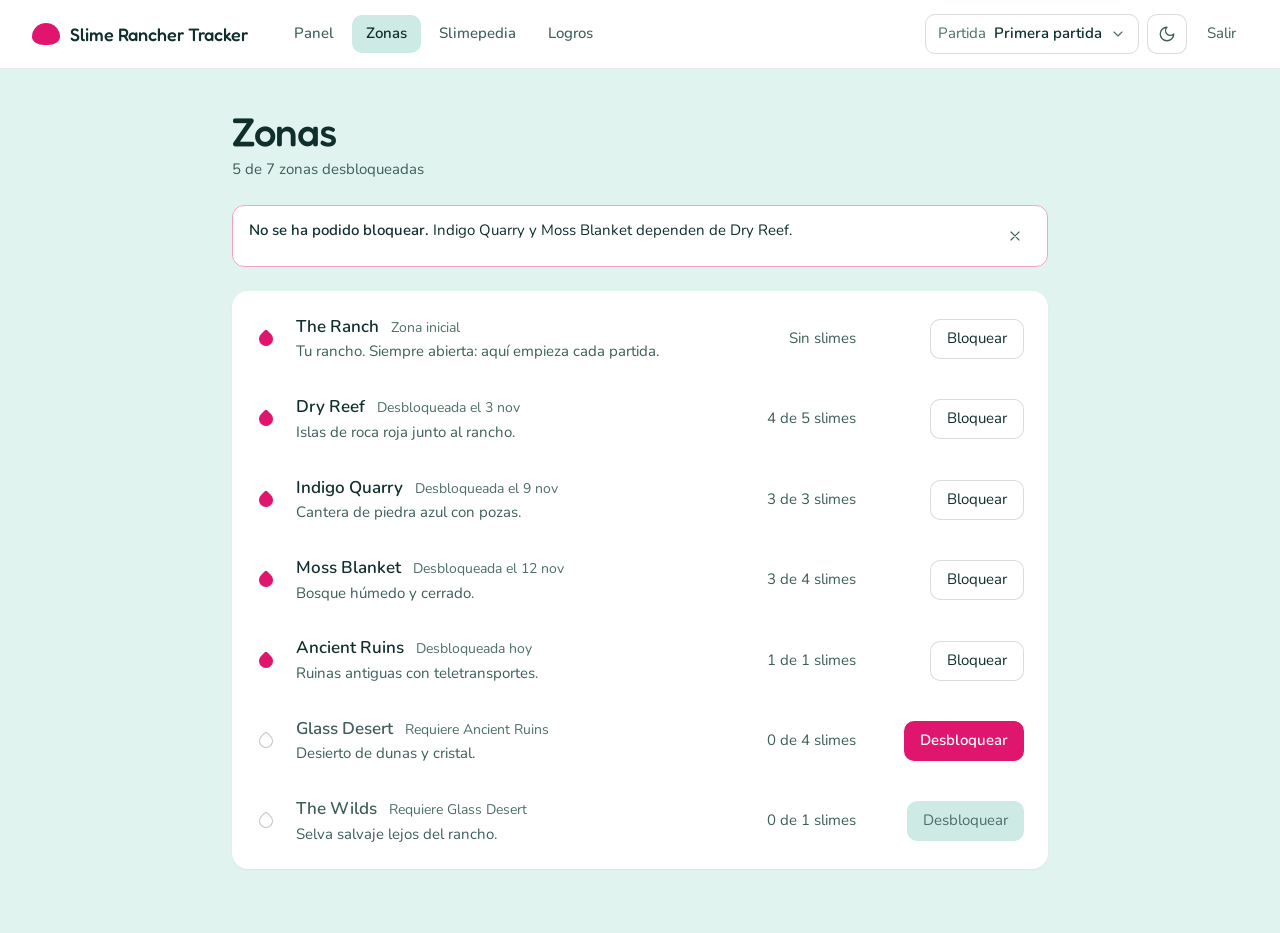
<file: .docs/diseno/pantallas/zonas.html>
<!doctype html>
<html lang="es">
<head>
<meta charset="utf-8">
<meta name="viewport" content="width=device-width, initial-scale=1">
<title>Zonas · Slime Rancher Tracker</title>
<link rel="preconnect" href="https://fonts.googleapis.com">
<link href="https://fonts.googleapis.com/css2?family=Fredoka:wght@500&family=Nunito:wght@400;500;600&display=swap" rel="stylesheet">
<link rel="stylesheet" href="estilos.css">
<script src="tema.js"></script>
</head>
<body>
<header class="cabecera">
  <a class="marca" href="panel.html"><span class="marca__slime" aria-hidden="true"></span><span class="marca__nombre">Slime Rancher Tracker</span></a>
  <nav class="nav" aria-label="Principal">
    <a href="panel.html">Panel</a>
    <a href="zonas.html" aria-current="page">Zonas</a>
    <a href="slimepedia.html">Slimepedia</a>
    <a href="logros.html">Logros</a>
  </nav>
  <div class="cabecera__usuario">
    <a class="selector-partida" href="partidas.html"><span>Partida</span><strong>Primera partida</strong>
      <svg aria-hidden="true" width="16" height="16" viewBox="0 0 24 24" fill="none" stroke="currentColor" style="color: var(--texto-3)" stroke-width="1.75" stroke-linecap="round" stroke-linejoin="round"><path d="m6 9 6 6 6-6"/></svg></a>
    <button type="button" class="btn-tema" data-alternar-tema aria-label="Cambiar a modo oscuro"><svg class="tema-luna" aria-hidden="true" width="18" height="18" viewBox="0 0 24 24" fill="none" stroke="currentColor" stroke-width="1.75" stroke-linecap="round" stroke-linejoin="round"><path d="M12 3a6 6 0 0 0 9 9 9 9 0 1 1-9-9Z"/></svg><svg class="tema-sol" aria-hidden="true" width="18" height="18" viewBox="0 0 24 24" fill="none" stroke="currentColor" stroke-width="1.75" stroke-linecap="round" stroke-linejoin="round"><circle cx="12" cy="12" r="4"/><path d="M12 2v2M12 20v2M4.93 4.93l1.41 1.41M17.66 17.66l1.41 1.41M2 12h2M20 12h2M6.34 17.66l-1.41 1.41M19.07 4.93l-1.41 1.41"/></svg></button>
    <a class="enlace-salir" href="entrar.html">Salir</a>
  </div>
</header>

<main class="contenedor contenedor--estrecho">
  <div>
    <h1 class="titulo-pagina">Zonas</h1>
    <p class="subtitulo">5 de 7 zonas desbloqueadas</p>
  </div>

  <!-- Estado de ejemplo: respuesta 409 al intentar bloquear Dry Reef -->
  <div aria-live="polite">
    <div class="aviso" role="status">
      <span><strong style="font-weight: 600">No se ha podido bloquear.</strong> Indigo Quarry y Moss Blanket dependen de Dry Reef.</span>
      <button type="button" class="btn btn--pequeno" aria-label="Cerrar aviso" style="width: 32px; height: 32px; padding: 0; background: transparent; color: var(--texto-2)">
        <svg aria-hidden="true" width="16" height="16" viewBox="0 0 24 24" fill="none" stroke="currentColor" stroke-width="1.75" stroke-linecap="round"><path d="M18 6 6 18M6 6l12 12"/></svg>
      </button>
    </div>
  </div>

  <ol class="lista tarjeta">
    <li><i class="plort plort--medio plort--hecho" aria-hidden="true"></i>
      <div style="flex: 999 1 280px; min-width: 0"><div style="display: flex; flex-wrap: wrap; align-items: baseline; gap: 4px 12px"><span style="font-weight: 600; font-size: 17px">The Ranch</span><span class="meta">Zona inicial</span></div>
        <p class="subtitulo" style="margin-top: 2px">Tu rancho. Siempre abierta: aquí empieza cada partida.</p></div>
      <span style="flex: 0 0 120px; text-align: right; color: var(--texto-2)">Sin slimes</span>
      <div style="flex: 0 0 148px; display: flex; justify-content: flex-end"><button type="button" class="btn btn--secundario btn--mediano">Bloquear</button></div></li>
    <li><i class="plort plort--medio plort--hecho" aria-hidden="true"></i>
      <div style="flex: 999 1 280px; min-width: 0"><div style="display: flex; flex-wrap: wrap; align-items: baseline; gap: 4px 12px"><span style="font-weight: 600; font-size: 17px">Dry Reef</span><span class="meta">Desbloqueada el 3 nov</span></div>
        <p class="subtitulo" style="margin-top: 2px">Islas de roca roja junto al rancho.</p></div>
      <span style="flex: 0 0 120px; text-align: right; color: var(--texto-2)">4 de 5 slimes</span>
      <div style="flex: 0 0 148px; display: flex; justify-content: flex-end"><button type="button" class="btn btn--secundario btn--mediano">Bloquear</button></div></li>
    <li><i class="plort plort--medio plort--hecho" aria-hidden="true"></i>
      <div style="flex: 999 1 280px; min-width: 0"><div style="display: flex; flex-wrap: wrap; align-items: baseline; gap: 4px 12px"><span style="font-weight: 600; font-size: 17px">Indigo Quarry</span><span class="meta">Desbloqueada el 9 nov</span></div>
        <p class="subtitulo" style="margin-top: 2px">Cantera de piedra azul con pozas.</p></div>
      <span style="flex: 0 0 120px; text-align: right; color: var(--texto-2)">3 de 3 slimes</span>
      <div style="flex: 0 0 148px; display: flex; justify-content: flex-end"><button type="button" class="btn btn--secundario btn--mediano">Bloquear</button></div></li>
    <li><i class="plort plort--medio plort--hecho" aria-hidden="true"></i>
      <div style="flex: 999 1 280px; min-width: 0"><div style="display: flex; flex-wrap: wrap; align-items: baseline; gap: 4px 12px"><span style="font-weight: 600; font-size: 17px">Moss Blanket</span><span class="meta">Desbloqueada el 12 nov</span></div>
        <p class="subtitulo" style="margin-top: 2px">Bosque húmedo y cerrado.</p></div>
      <span style="flex: 0 0 120px; text-align: right; color: var(--texto-2)">3 de 4 slimes</span>
      <div style="flex: 0 0 148px; display: flex; justify-content: flex-end"><button type="button" class="btn btn--secundario btn--mediano">Bloquear</button></div></li>
    <li><i class="plort plort--medio plort--hecho" aria-hidden="true"></i>
      <div style="flex: 999 1 280px; min-width: 0"><div style="display: flex; flex-wrap: wrap; align-items: baseline; gap: 4px 12px"><span style="font-weight: 600; font-size: 17px">Ancient Ruins</span><span class="meta">Desbloqueada hoy</span></div>
        <p class="subtitulo" style="margin-top: 2px">Ruinas antiguas con teletransportes.</p></div>
      <span style="flex: 0 0 120px; text-align: right; color: var(--texto-2)">1 de 1 slimes</span>
      <div style="flex: 0 0 148px; display: flex; justify-content: flex-end"><button type="button" class="btn btn--secundario btn--mediano">Bloquear</button></div></li>
    <li><i class="plort plort--medio" aria-hidden="true"></i>
      <div style="flex: 999 1 280px; min-width: 0"><div style="display: flex; flex-wrap: wrap; align-items: baseline; gap: 4px 12px"><span style="font-weight: 600; font-size: 17px; color: var(--texto-2)">Glass Desert</span><span class="meta">Requiere Ancient Ruins</span></div>
        <p class="subtitulo" style="margin-top: 2px">Desierto de dunas y cristal.</p></div>
      <span style="flex: 0 0 120px; text-align: right; color: var(--texto-2)">0 de 4 slimes</span>
      <div style="flex: 0 0 148px; display: flex; justify-content: flex-end"><button type="button" class="btn btn--primario btn--mediano">Desbloquear</button></div></li>
    <li><i class="plort plort--medio" aria-hidden="true"></i>
      <div style="flex: 999 1 280px; min-width: 0"><div style="display: flex; flex-wrap: wrap; align-items: baseline; gap: 4px 12px"><span style="font-weight: 600; font-size: 17px; color: var(--texto-2)">The Wilds</span><span class="meta">Requiere Glass Desert</span></div>
        <p class="subtitulo" style="margin-top: 2px">Selva salvaje lejos del rancho.</p></div>
      <span style="flex: 0 0 120px; text-align: right; color: var(--texto-2)">0 de 1 slimes</span>
      <div style="flex: 0 0 148px; display: flex; justify-content: flex-end"><button type="button" class="btn btn--mediano" disabled>Desbloquear</button></div></li>
  </ol>
</main>
</body>
</html>
</file>
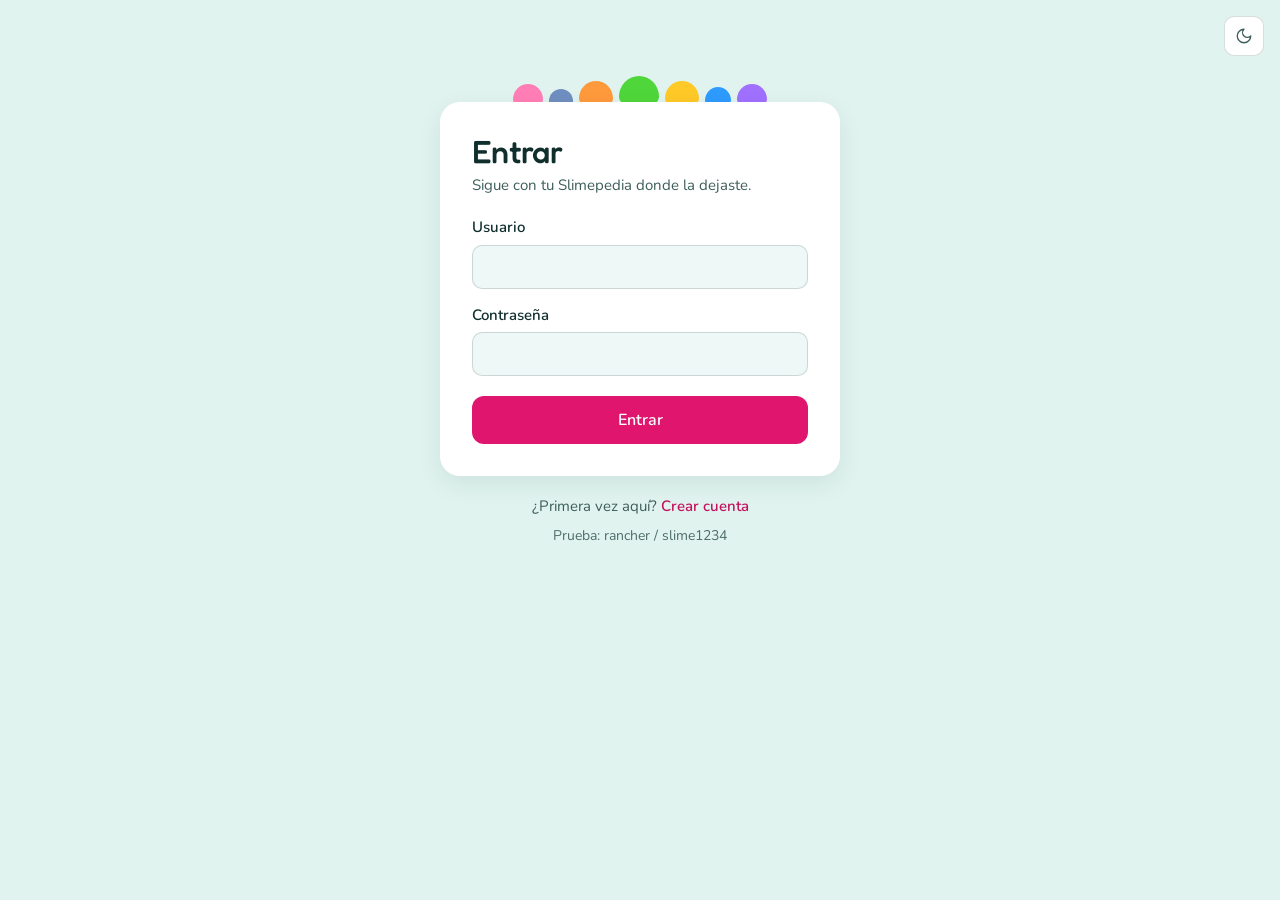
<file: src/main/webapp/login.html>
<!doctype html>
<html lang="es">
<head>
<meta charset="utf-8">
<meta name="viewport" content="width=device-width, initial-scale=1">
<title>Entrar · Slime Rancher Tracker</title>
<link rel="icon" href="favicon.svg" type="image/svg+xml">
<link rel="stylesheet" href="css/estilos.css">
<script src="js/tema.js"></script>
<script type="module" src="js/paginas/login.js"></script>
</head>
<body>
<main class="acceso">
  <button type="button" class="btn-tema" data-alternar-tema aria-label="Cambiar a modo oscuro"><svg class="tema-luna" aria-hidden="true" width="18" height="18" viewBox="0 0 24 24" fill="none" stroke="currentColor" stroke-width="1.75" stroke-linecap="round" stroke-linejoin="round"><path d="M12 3a6 6 0 0 0 9 9 9 9 0 1 1-9-9Z"/></svg><svg class="tema-sol" aria-hidden="true" width="18" height="18" viewBox="0 0 24 24" fill="none" stroke="currentColor" stroke-width="1.75" stroke-linecap="round" stroke-linejoin="round"><circle cx="12" cy="12" r="4"/><path d="M12 2v2M12 20v2M4.93 4.93l1.41 1.41M17.66 17.66l1.41 1.41M2 12h2M20 12h2M6.34 17.66l-1.41 1.41M19.07 4.93l-1.41 1.41"/></svg></button>
  <div class="acceso__caja">
    <div class="acceso__siluetas" aria-hidden="true">
      <i class="slime c-pink" style="width: 30px; height: 24px"></i>
      <i class="slime c-rock" style="width: 24px; height: 19px"></i>
      <i class="slime c-tabby" style="width: 34px; height: 27px"></i>
      <i class="slime c-rad" style="width: 40px; height: 32px"></i>
      <i class="slime c-honey" style="width: 34px; height: 27px"></i>
      <i class="slime c-puddle" style="width: 26px; height: 21px"></i>
      <i class="slime c-quantum" style="width: 30px; height: 24px"></i>
    </div>

    <section class="acceso__tarjeta tarjeta">
      <div>
        <h1 class="titulo-pagina titulo-pagina--acceso">Entrar</h1>
        <p class="subtitulo">Sigue con tu Slimepedia donde la dejaste.</p>
      </div>

      <div class="avisos" aria-live="polite" data-aviso></div>

      <form class="formulario" data-formulario novalidate>
        <label class="etiqueta"><span>Usuario</span>
          <input class="campo" type="text" name="nombreUsuario" autocomplete="username"></label>
        <label class="etiqueta"><span>Contraseña</span>
          <input class="campo" type="password" name="contrasena" autocomplete="current-password"></label>
        <button type="submit" class="btn btn--primario btn--alto">Entrar</button>
      </form>
    </section>

    <p class="acceso__pie">¿Primera vez aquí? <a href="registro.html">Crear cuenta</a></p>
    <p class="meta acceso__prueba">Prueba: rancher / slime1234</p>
  </div>
</main>
</body>
</html>
</file>
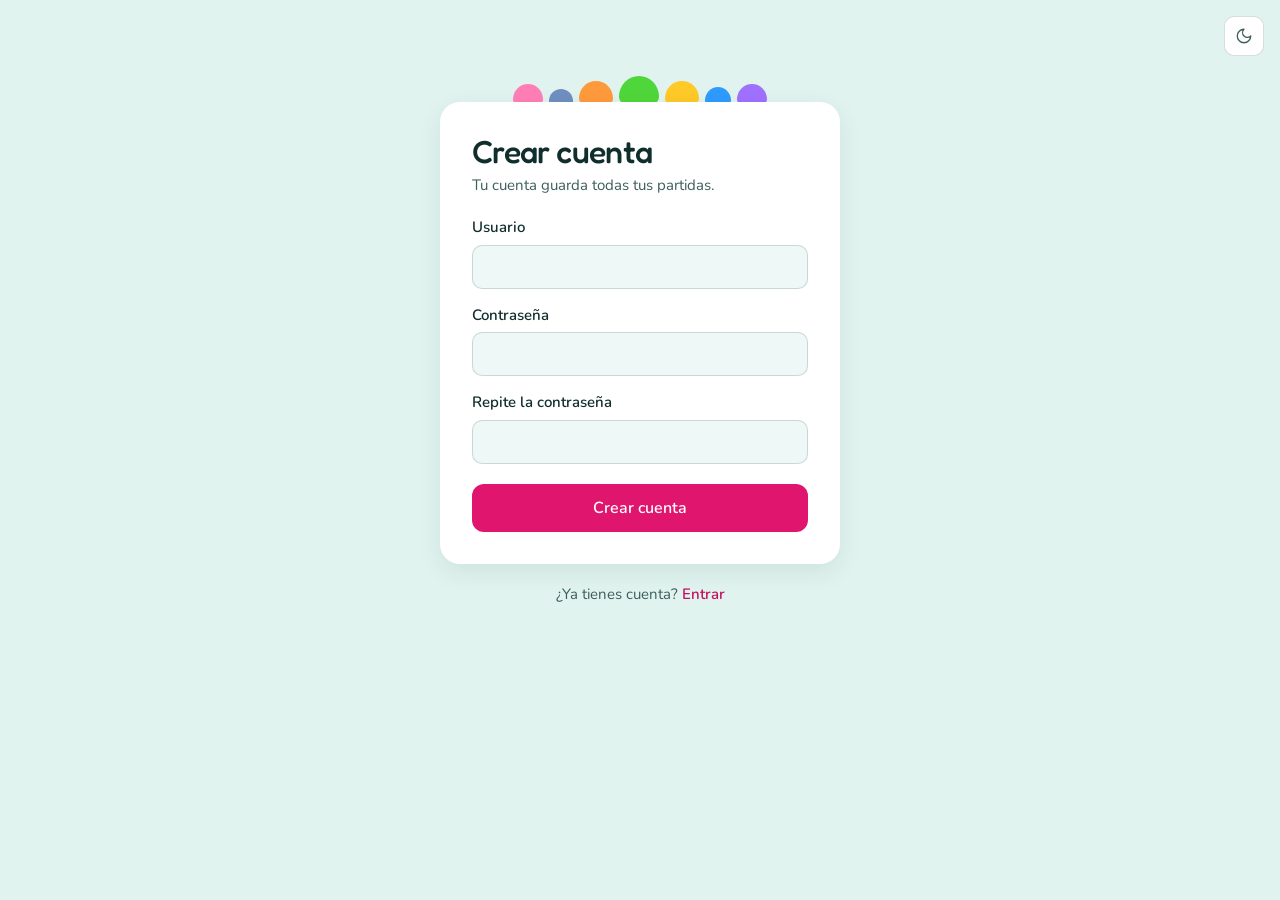
<file: src/main/webapp/registro.html>
<!doctype html>
<html lang="es">
<head>
<meta charset="utf-8">
<meta name="viewport" content="width=device-width, initial-scale=1">
<title>Crear cuenta · Slime Rancher Tracker</title>
<link rel="icon" href="favicon.svg" type="image/svg+xml">
<link rel="stylesheet" href="css/estilos.css">
<script src="js/tema.js"></script>
<script type="module" src="js/paginas/registro.js"></script>
</head>
<body>
<main class="acceso">
  <button type="button" class="btn-tema" data-alternar-tema aria-label="Cambiar a modo oscuro"><svg class="tema-luna" aria-hidden="true" width="18" height="18" viewBox="0 0 24 24" fill="none" stroke="currentColor" stroke-width="1.75" stroke-linecap="round" stroke-linejoin="round"><path d="M12 3a6 6 0 0 0 9 9 9 9 0 1 1-9-9Z"/></svg><svg class="tema-sol" aria-hidden="true" width="18" height="18" viewBox="0 0 24 24" fill="none" stroke="currentColor" stroke-width="1.75" stroke-linecap="round" stroke-linejoin="round"><circle cx="12" cy="12" r="4"/><path d="M12 2v2M12 20v2M4.93 4.93l1.41 1.41M17.66 17.66l1.41 1.41M2 12h2M20 12h2M6.34 17.66l-1.41 1.41M19.07 4.93l-1.41 1.41"/></svg></button>
  <div class="acceso__caja">
    <div class="acceso__siluetas" aria-hidden="true">
      <i class="slime c-pink" style="width: 30px; height: 24px"></i>
      <i class="slime c-rock" style="width: 24px; height: 19px"></i>
      <i class="slime c-tabby" style="width: 34px; height: 27px"></i>
      <i class="slime c-rad" style="width: 40px; height: 32px"></i>
      <i class="slime c-honey" style="width: 34px; height: 27px"></i>
      <i class="slime c-puddle" style="width: 26px; height: 21px"></i>
      <i class="slime c-quantum" style="width: 30px; height: 24px"></i>
    </div>

    <section class="acceso__tarjeta tarjeta">
      <div>
        <h1 class="titulo-pagina titulo-pagina--acceso">Crear cuenta</h1>
        <p class="subtitulo">Tu cuenta guarda todas tus partidas.</p>
      </div>

      <div class="avisos" aria-live="polite" data-aviso></div>

      <form class="formulario" data-formulario novalidate>
        <label class="etiqueta"><span>Usuario</span>
          <input class="campo" type="text" name="nombreUsuario" autocomplete="username"></label>
        <label class="etiqueta"><span>Contraseña</span>
          <input class="campo" type="password" name="contrasena" autocomplete="new-password"></label>
        <label class="etiqueta"><span>Repite la contraseña</span>
          <input class="campo" type="password" name="confirmacion" autocomplete="new-password"></label>
        <button type="submit" class="btn btn--primario btn--alto">Crear cuenta</button>
      </form>
    </section>

    <p class="acceso__pie">¿Ya tienes cuenta? <a href="login.html">Entrar</a></p>
  </div>
</main>
</body>
</html>
</file>
<file: .docs/diseno/pantallas/estilos.css>
/* Slime Rancher Tracker — estilos de referencia del wireframe aprobado.
   Valores exactos que debe reproducir src/main/webapp/css. */

:root {
  --fondo: #E0F3EF;
  --superficie: #FFFFFF;
  --elevado: #CDEAE4;
  --suave: #EEF8F6;
  --texto: #0F2E2C;
  --texto-2: #3D5E5A;
  --texto-3: #4E6E6A;
  --linea: rgba(15, 46, 44, 0.10);
  --linea-fuerte: rgba(15, 46, 44, 0.16);
  --pendiente: rgba(15, 46, 44, 0.28);
  --acento: #E0156E;
  --acento-hover: #B80F59;
  --acento-texto: #C4105F;
  --acento-texto-hover: #9A0E4B;
  --error-campo: #B80F59;
  --error-fondo: #FDE7F0;
  --error-texto: #9A0E4B;
  --aviso-borde: #F4A3C3;
  --silueta: #C3DCD7;
  --ojo: #0F2E2C;
  --btn-oscuro-fondo: #0F2E2C;
  --btn-oscuro-texto: #FFFFFF;
  --sombra: 0 1px 2px rgba(15, 46, 44, 0.06);
  --sombra-flotante: 0 8px 24px rgba(15, 46, 44, 0.08);
  --fuente: 'Nunito', system-ui, sans-serif;
  --fuente-display: 'Fredoka', 'Nunito', sans-serif;
  --forma-slime: 50% 50% 44% 44% / 64% 64% 36% 36%;
  color-scheme: light;
}

/* ---------- Modo oscuro: sigue al sistema salvo que el usuario elija uno en el botón ---------- */
:root[data-tema="oscuro"] {
  --fondo: #0C1D1C;
  --superficie: #132A28;
  --elevado: #1F3E3B;
  --suave: #183330;
  --texto: #E6F4F1;
  --texto-2: #B0CBC6;
  --texto-3: #8FAEA9;
  --linea: rgba(230, 244, 241, 0.10);
  --linea-fuerte: rgba(230, 244, 241, 0.18);
  --pendiente: rgba(230, 244, 241, 0.34);
  --acento-hover: #C4105F;
  --acento-texto: #FF7DB0;
  --acento-texto-hover: #FFA3C8;
  --error-campo: #FF8DBA;
  --error-fondo: #3B1526;
  --error-texto: #FFB8D3;
  --aviso-borde: #8A2D57;
  --silueta: #2E4D49;
  --btn-oscuro-fondo: #E6F4F1;
  --btn-oscuro-texto: #0F2E2C;
  --sombra: 0 1px 2px rgba(0, 0, 0, 0.35);
  --sombra-flotante: 0 8px 24px rgba(0, 0, 0, 0.35);
  color-scheme: dark;
}
@media (prefers-color-scheme: dark) {
  :root:not([data-tema="claro"]) {
    --fondo: #0C1D1C;
    --superficie: #132A28;
    --elevado: #1F3E3B;
    --suave: #183330;
    --texto: #E6F4F1;
    --texto-2: #B0CBC6;
    --texto-3: #8FAEA9;
    --linea: rgba(230, 244, 241, 0.10);
    --linea-fuerte: rgba(230, 244, 241, 0.18);
    --pendiente: rgba(230, 244, 241, 0.34);
    --acento-hover: #C4105F;
    --acento-texto: #FF7DB0;
    --acento-texto-hover: #FFA3C8;
    --error-campo: #FF8DBA;
    --error-fondo: #3B1526;
    --error-texto: #FFB8D3;
    --aviso-borde: #8A2D57;
    --silueta: #2E4D49;
    --btn-oscuro-fondo: #E6F4F1;
    --btn-oscuro-texto: #0F2E2C;
    --sombra: 0 1px 2px rgba(0, 0, 0, 0.35);
    --sombra-flotante: 0 8px 24px rgba(0, 0, 0, 0.35);
    color-scheme: dark;
  }
}

*, *::before, *::after { box-sizing: border-box; }

body {
  margin: 0;
  min-height: 100vh;
  background: var(--fondo);
  color: var(--texto);
  font-family: var(--fuente);
  font-size: 15px;
  line-height: 1.45;
  font-variant-numeric: tabular-nums;
}

a { color: var(--acento-texto); }
a:hover { color: var(--acento-texto-hover); }
button, input, select, textarea { font: inherit; color: inherit; }
:focus-visible { outline: 2px solid var(--acento); outline-offset: 2px; }
h1, h2, p, ul, ol, dl, dd { margin: 0; }
ul, ol { list-style: none; padding: 0; }

/* ---------- Cabecera ---------- */
.cabecera {
  display: flex; flex-wrap: wrap; align-items: center; gap: 12px 32px;
  padding: 14px 32px; background: var(--superficie); border-bottom: 1px solid var(--linea);
}
.marca { display: flex; align-items: center; gap: 10px; color: var(--texto); text-decoration: none; }
.marca:hover { color: var(--texto); }
.marca__slime { width: 28px; height: 22px; background: var(--acento); border-radius: var(--forma-slime); }
.marca__nombre { font-family: var(--fuente-display); font-weight: 500; font-size: 18px; }
.nav { display: flex; flex-wrap: wrap; gap: 4px; flex: 1 1 auto; }
.nav a { padding: 8px 14px; border-radius: 10px; color: var(--texto-2); text-decoration: none; font-weight: 500; }
.nav a:hover { background: var(--suave); color: var(--texto); }
.nav a[aria-current="page"] { background: var(--elevado); color: var(--texto); font-weight: 600; }
.cabecera__usuario { display: flex; align-items: center; gap: 8px; }
.selector-partida {
  display: flex; align-items: center; gap: 8px; padding: 8px 12px;
  border: 1px solid var(--linea-fuerte); border-radius: 10px; color: var(--texto); text-decoration: none;
}
.selector-partida span:first-child { color: var(--texto-3); }
.selector-partida strong { font-weight: 600; }
.enlace-salir { padding: 8px 12px; border-radius: 10px; color: var(--texto-2); text-decoration: none; }
.btn-tema {
  width: 40px; height: 40px; border: 1px solid var(--linea-fuerte); border-radius: 10px;
  background: var(--superficie); color: var(--texto-2); display: flex; align-items: center; justify-content: center; cursor: pointer;
}
.btn-tema:hover { background: var(--suave); color: var(--texto); }
.tema-sol { display: none; }
:root[data-tema="oscuro"] .tema-luna { display: none; }
:root[data-tema="oscuro"] .tema-sol { display: block; }
@media (prefers-color-scheme: dark) {
  :root:not([data-tema="claro"]) .tema-luna { display: none; }
  :root:not([data-tema="claro"]) .tema-sol { display: block; }
}

/* ---------- Página ---------- */
.contenedor { max-width: 1200px; margin: 0 auto; padding: 40px 32px 64px; display: flex; flex-direction: column; gap: 24px; }
.contenedor--estrecho { max-width: 880px; }
.contenedor--mini { max-width: 800px; }
.titulo-pagina { font-family: var(--fuente-display); font-weight: 500; font-size: 40px; line-height: 1.1; letter-spacing: -0.02em; }
.subtitulo { margin-top: 6px; color: var(--texto-2); }
.tarjeta { background: var(--superficie); border-radius: 16px; box-shadow: var(--sombra); }
.titulo-seccion { font-size: 18px; font-weight: 600; }
.meta { color: var(--texto-3); font-size: 14px; }

/* ---------- Botones y campos ---------- */
.btn {
  height: 44px; padding: 0 18px; border-radius: 12px; border: 0; cursor: pointer;
  display: inline-flex; align-items: center; justify-content: center; text-decoration: none;
}
.btn--primario { background: var(--acento); color: #FFFFFF; font-weight: 600; }
.btn--primario:hover { background: var(--acento-hover); color: #FFFFFF; }
.btn--oscuro { background: var(--btn-oscuro-fondo); color: var(--btn-oscuro-texto); font-weight: 600; }
.btn--secundario { background: var(--superficie); border: 1px solid var(--linea-fuerte); color: var(--texto); }
.btn--peligro { background: var(--acento-hover); color: #FFFFFF; font-weight: 600; }
.btn--texto-peligro { background: transparent; color: var(--error-campo); }
.btn--pequeno { height: 36px; padding: 0 12px; border-radius: 10px; }
.btn--mediano { height: 40px; padding: 0 16px; border-radius: 10px; }
.btn[disabled] { background: var(--elevado); color: var(--texto-3); cursor: not-allowed; }
.campo {
  height: 44px; padding: 0 12px; border-radius: 10px; background: var(--suave);
  border: 1px solid var(--linea-fuerte); color: var(--texto);
}
.campo[aria-invalid="true"] { border: 1.5px solid var(--acento); }
.error-campo { color: var(--error-campo); font-size: 14px; }
.alerta { padding: 12px 14px; border-radius: 10px; background: var(--error-fondo); color: var(--error-texto); }
.etiqueta { display: flex; flex-direction: column; gap: 6px; }
.etiqueta > span:first-child { font-weight: 600; }
.solo-lector { position: absolute; width: 1px; height: 1px; overflow: hidden; clip: rect(0 0 0 0); }

/* ---------- Firma: marca en forma de plort ---------- */
.plort {
  display: block; flex: none; width: 11px; height: 11px;
  border-radius: 2px 50% 50% 50%; transform: rotate(45deg);
  border: 1.5px solid var(--pendiente);
}
.plort--hecho { background: var(--acento); border-color: var(--acento); }
.plort--grande { width: 18px; height: 18px; border-radius: 3px 50% 50% 50%; border-width: 2px; }
.plort--medio { width: 14px; height: 14px; margin: 0 3px; }
.plort--mini { width: 9px; height: 9px; }

/* ---------- Slime ---------- */
.slime { position: relative; display: block; flex: none; width: 68px; height: 56px; border-radius: var(--forma-slime); background: var(--color, var(--silueta)); }
.slime--mini { width: 26px; height: 21px; }
.slime--grande { width: 104px; height: 84px; }
.slime--oculto { background: var(--silueta); }
.slime__ojo { position: absolute; top: 36%; width: 10%; height: 20%; border-radius: 50%; background: var(--ojo); }
.slime__ojo--i { left: 31%; }
.slime__ojo--d { left: 59%; }
.slime__boca { position: absolute; top: 61%; left: 41%; width: 18%; height: 11%; border-bottom: 2px solid var(--ojo); border-radius: 0 0 12px 12px; }
.slime__interrogacion { position: absolute; inset: 0; display: flex; align-items: center; justify-content: center; font-family: var(--fuente-display); font-weight: 500; font-size: 20px; color: var(--texto-3); }
.slime--grande .slime__interrogacion { font-size: 32px; }

/* Colores de los slimes (solo en contenido) */
.c-pink { --color: #FF7EB6; } .c-rock { --color: #6F8FC0; } .c-tabby { --color: #FF9A3C; }
.c-phosphor { --color: #C6EA2E; } .c-lucky { --color: #B8A98F; } .c-rad { --color: #4FD63A; }
.c-crystal { --color: #FF8CC6; } .c-puddle { --color: #2E9BFF; } .c-boom { --color: #FF5A30; }
.c-honey { --color: #FFC928; } .c-hunter { --color: #8C5CFF; } .c-gold { --color: #FFB800; }
.c-quantum { --color: #A070FF; } .c-dervish { --color: #22C7D9; } .c-tangle { --color: #F2508F; }
.c-mosaic { --color: #9DB2C7; } .c-fire { --color: #FF6A13; } .c-saber { --color: #F08A1C; }

/* ---------- Panel ---------- */
.panel-cabeza { display: flex; flex-wrap: wrap; gap: 32px 48px; align-items: flex-end; }
.panel-cabeza__numero { flex: 999 1 480px; min-width: 0; }
.cifra { font-family: var(--fuente-display); font-weight: 500; font-size: 128px; line-height: 1; letter-spacing: -0.03em; }
.cifra-texto { margin-top: 16px; font-size: 20px; line-height: 1.4; max-width: 34rem; }
.resumen { flex: 1 1 320px; min-width: 0; display: flex; flex-direction: column; gap: 4px; padding: 20px 24px; }
.resumen__fila { display: grid; grid-template-columns: 96px minmax(0, 1fr) 64px; align-items: center; gap: 12px; padding: 10px 0; color: var(--texto); text-decoration: none; }
.resumen__fila:hover { color: var(--texto); }
.resumen__fila > span:first-child { font-weight: 600; }
.resumen__fila > span:last-child { text-align: right; color: var(--texto-2); }
.pips { display: flex; flex-wrap: wrap; gap: 5px; }
.dos-columnas { display: grid; grid-template-columns: minmax(0, 1fr) 320px; gap: 32px; align-items: start; }
.fila-zona { display: grid; grid-template-columns: minmax(0, 140px) minmax(0, 1fr) 48px; align-items: center; gap: 16px; min-height: 48px; }
.fila-zona__slimes { display: flex; flex-wrap: wrap; gap: 8px; align-items: center; }
.fila-zona > span:last-child { text-align: right; color: var(--texto-2); }
.accion { display: flex; justify-content: space-between; gap: 12px; padding: 12px 16px; border-radius: 12px; background: var(--superficie); color: var(--texto); text-decoration: none; box-shadow: var(--sombra); }
.accion:hover { color: var(--texto); }
.accion--principal { flex-direction: column; gap: 2px; background: var(--acento); color: #FFFFFF; padding: 14px 16px; }
.accion--principal:hover { background: var(--acento-hover); color: #FFFFFF; }
.cambio { display: grid; grid-template-columns: 14px minmax(0, 1fr) auto; gap: 10px; align-items: baseline; }

/* ---------- Slimepedia ---------- */
.filtros { display: flex; flex-wrap: wrap; gap: 12px; align-items: center; }
.segmentado { display: flex; padding: 4px; gap: 4px; background: var(--elevado); border-radius: 12px; }
.segmentado button { height: 32px; padding: 0 12px; border: 0; border-radius: 8px; background: transparent; color: var(--texto-2); cursor: pointer; }
.segmentado button[aria-pressed="true"] { background: var(--superficie); color: var(--texto); font-weight: 600; box-shadow: var(--sombra); }
.select { height: 40px; padding: 0 12px; border: 1px solid var(--linea-fuerte); border-radius: 10px; background: var(--superficie); }
.cuadricula-slimes { flex: 999 1 600px; min-width: 0; display: grid; grid-template-columns: repeat(auto-fill, minmax(156px, 1fr)); gap: 12px; }
.ficha {
  display: flex; flex-direction: column; align-items: flex-start; gap: 6px; padding: 16px;
  border-radius: 14px; border: 1px solid var(--linea); background: var(--superficie);
  text-align: left; cursor: pointer;
}
.ficha[aria-pressed="true"] { border: 2px solid var(--acento); padding: 15px; }
.ficha--lejana { opacity: 0.72; }
.ficha__nombre { font-weight: 600; font-size: 16px; }
.detalle { flex: 1 1 320px; min-width: 0; padding: 24px; display: flex; flex-direction: column; gap: 20px; box-shadow: var(--sombra-flotante); }
.detalle__nombre { font-family: var(--fuente-display); font-weight: 500; font-size: 28px; line-height: 1.1; }
.datos { display: grid; grid-template-columns: 96px minmax(0, 1fr); gap: 8px 16px; }
.datos dt { color: var(--texto-3); }

/* ---------- Listas (zonas, logros, partidas) ---------- */
.lista { padding: 8px 24px; }
.lista > li { display: flex; flex-wrap: wrap; align-items: center; gap: 12px 20px; padding: 16px 0; }
.aviso { display: flex; justify-content: space-between; align-items: flex-start; gap: 16px; padding: 14px 16px; border-radius: 12px; background: var(--superficie); border: 1px solid var(--aviso-borde); }
.nota { margin-top: 8px; padding: 8px 12px; border-radius: 10px; background: var(--suave); }
.check-plort { flex: none; width: 44px; height: 44px; margin: -8px 0 -8px -8px; border: 0; background: transparent; display: flex; align-items: center; justify-content: center; cursor: pointer; }

/* ---------- Entrar ---------- */
.acceso { position: relative; display: flex; flex-direction: column; align-items: center; padding: 64px 16px; }
.acceso .btn-tema { position: absolute; top: 16px; right: 16px; }
.acceso__caja { width: 100%; max-width: 400px; display: flex; flex-direction: column; }
.acceso__siluetas { display: flex; justify-content: center; align-items: flex-end; gap: 6px; height: 44px; margin-bottom: -6px; }
.acceso__tarjeta { position: relative; padding: 32px; border-radius: 20px; display: flex; flex-direction: column; gap: 20px; box-shadow: var(--sombra-flotante); }

@media (max-width: 880px) {
  .dos-columnas { grid-template-columns: minmax(0, 1fr); }
  .cifra { font-size: 96px; }
  .cabecera, .contenedor { padding-left: 16px; padding-right: 16px; }
}

@media (max-width: 600px) {
  .fila-zona { grid-template-columns: minmax(0, 1fr) auto; row-gap: 8px; padding: 10px 0; }
  .fila-zona__slimes { grid-column: 1 / -1; grid-row: 2; }
}
</file>
<file: src/main/webapp/css/estilos.css>
/* Slime Rancher Tracker — estilos de la web.
   Parten de .docs/diseno/pantallas/estilos.css (diseño aprobado) con los mismos tokens y valores.
   Cambios: fuentes servidas desde el WAR (sin CDN), colores sueltos movidos a tokens de :root,
   estilos en línea de las pantallas de referencia convertidos en clases, y estados dinámicos al final. */

@font-face {
  font-family: 'Nunito';
  font-style: normal;
  font-weight: 200 1000;
  font-display: swap;
  src: url('../fuentes/nunito.woff2') format('woff2');
}
@font-face {
  font-family: 'Fredoka';
  font-style: normal;
  font-weight: 500;
  font-display: swap;
  src: url('../fuentes/fredoka-500.woff2') format('woff2');
}

:root {
  --sobre-acento: #FFFFFF;
  /* Slimes de adorno de entrar/registro (en el resto de páginas el color llega de la API). */
  --slime-pink: #FF7EB6;
  --slime-rock: #6F8FC0;
  --slime-tabby: #FF9A3C;
  --slime-rad: #4FD63A;
  --slime-honey: #FFC928;
  --slime-puddle: #2E9BFF;
  --slime-quantum: #A070FF;
  --fondo: #E0F3EF;
  --superficie: #FFFFFF;
  --elevado: #CDEAE4;
  --suave: #EEF8F6;
  --texto: #0F2E2C;
  --texto-2: #3D5E5A;
  --texto-3: #4E6E6A;
  --linea: rgba(15, 46, 44, 0.10);
  --linea-fuerte: rgba(15, 46, 44, 0.16);
  --pendiente: rgba(15, 46, 44, 0.28);
  --acento: #E0156E;
  --acento-hover: #B80F59;
  --acento-texto: #C4105F;
  --acento-texto-hover: #9A0E4B;
  --error-campo: #B80F59;
  --error-fondo: #FDE7F0;
  --error-texto: #9A0E4B;
  --aviso-borde: #F4A3C3;
  --silueta: #C3DCD7;
  --ojo: #0F2E2C;
  --btn-oscuro-fondo: #0F2E2C;
  --btn-oscuro-texto: #FFFFFF;
  --sombra: 0 1px 2px rgba(15, 46, 44, 0.06);
  --sombra-flotante: 0 8px 24px rgba(15, 46, 44, 0.08);
  --fuente: 'Nunito', system-ui, sans-serif;
  --fuente-display: 'Fredoka', 'Nunito', sans-serif;
  --forma-slime: 50% 50% 44% 44% / 64% 64% 36% 36%;
  color-scheme: light;
}

/* ---------- Modo oscuro: sigue al sistema salvo que el usuario elija uno en el botón ---------- */
:root[data-tema="oscuro"] {
  --fondo: #0C1D1C;
  --superficie: #132A28;
  --elevado: #1F3E3B;
  --suave: #183330;
  --texto: #E6F4F1;
  --texto-2: #B0CBC6;
  --texto-3: #8FAEA9;
  --linea: rgba(230, 244, 241, 0.10);
  --linea-fuerte: rgba(230, 244, 241, 0.18);
  --pendiente: rgba(230, 244, 241, 0.34);
  --acento-hover: #C4105F;
  --acento-texto: #FF7DB0;
  --acento-texto-hover: #FFA3C8;
  --error-campo: #FF8DBA;
  --error-fondo: #3B1526;
  --error-texto: #FFB8D3;
  --aviso-borde: #8A2D57;
  --silueta: #2E4D49;
  --btn-oscuro-fondo: #E6F4F1;
  --btn-oscuro-texto: #0F2E2C;
  --sombra: 0 1px 2px rgba(0, 0, 0, 0.35);
  --sombra-flotante: 0 8px 24px rgba(0, 0, 0, 0.35);
  color-scheme: dark;
}
@media (prefers-color-scheme: dark) {
  :root:not([data-tema="claro"]) {
    --fondo: #0C1D1C;
    --superficie: #132A28;
    --elevado: #1F3E3B;
    --suave: #183330;
    --texto: #E6F4F1;
    --texto-2: #B0CBC6;
    --texto-3: #8FAEA9;
    --linea: rgba(230, 244, 241, 0.10);
    --linea-fuerte: rgba(230, 244, 241, 0.18);
    --pendiente: rgba(230, 244, 241, 0.34);
    --acento-hover: #C4105F;
    --acento-texto: #FF7DB0;
    --acento-texto-hover: #FFA3C8;
    --error-campo: #FF8DBA;
    --error-fondo: #3B1526;
    --error-texto: #FFB8D3;
    --aviso-borde: #8A2D57;
    --silueta: #2E4D49;
    --btn-oscuro-fondo: #E6F4F1;
    --btn-oscuro-texto: #0F2E2C;
    --sombra: 0 1px 2px rgba(0, 0, 0, 0.35);
    --sombra-flotante: 0 8px 24px rgba(0, 0, 0, 0.35);
    color-scheme: dark;
  }
}

*, *::before, *::after { box-sizing: border-box; }

body {
  margin: 0;
  min-height: 100vh;
  background: var(--fondo);
  color: var(--texto);
  font-family: var(--fuente);
  font-size: 15px;
  line-height: 1.45;
  font-variant-numeric: tabular-nums;
}

a { color: var(--acento-texto); }
a:hover { color: var(--acento-texto-hover); }
button, input, select, textarea { font: inherit; color: inherit; }
:focus-visible { outline: 2px solid var(--acento); outline-offset: 2px; }
h1, h2, p, ul, ol, dl, dd { margin: 0; }
ul, ol { list-style: none; padding: 0; }

/* ---------- Cabecera ---------- */
.cabecera {
  display: flex; flex-wrap: wrap; align-items: center; gap: 12px 32px;
  padding: 14px 32px; background: var(--superficie); border-bottom: 1px solid var(--linea);
}
.marca { display: flex; align-items: center; gap: 10px; color: var(--texto); text-decoration: none; }
.marca:hover { color: var(--texto); }
.marca__slime { width: 28px; height: 22px; background: var(--acento); border-radius: var(--forma-slime); }
.marca__nombre { font-family: var(--fuente-display); font-weight: 500; font-size: 18px; }
.nav { display: flex; flex-wrap: wrap; gap: 4px; flex: 1 1 auto; }
.nav a { padding: 8px 14px; border-radius: 10px; color: var(--texto-2); text-decoration: none; font-weight: 500; }
.nav a:hover { background: var(--suave); color: var(--texto); }
.nav a[aria-current="page"] { background: var(--elevado); color: var(--texto); font-weight: 600; }
.cabecera__usuario { display: flex; align-items: center; gap: 8px; }
.selector-partida {
  display: flex; align-items: center; gap: 8px; padding: 8px 12px;
  border: 1px solid var(--linea-fuerte); border-radius: 10px; color: var(--texto); text-decoration: none;
}
.selector-partida span:first-child { color: var(--texto-3); }
.selector-partida strong { font-weight: 600; }
.enlace-salir { padding: 8px 12px; border-radius: 10px; color: var(--texto-2); text-decoration: none; }
.btn-tema {
  width: 40px; height: 40px; border: 1px solid var(--linea-fuerte); border-radius: 10px;
  background: var(--superficie); color: var(--texto-2); display: flex; align-items: center; justify-content: center; cursor: pointer;
}
.btn-tema:hover { background: var(--suave); color: var(--texto); }
.tema-sol { display: none; }
:root[data-tema="oscuro"] .tema-luna { display: none; }
:root[data-tema="oscuro"] .tema-sol { display: block; }
@media (prefers-color-scheme: dark) {
  :root:not([data-tema="claro"]) .tema-luna { display: none; }
  :root:not([data-tema="claro"]) .tema-sol { display: block; }
}

/* ---------- Página ---------- */
.contenedor { max-width: 1200px; margin: 0 auto; padding: 40px 32px 64px; display: flex; flex-direction: column; gap: 24px; }
.contenedor--estrecho { max-width: 880px; }
.contenedor--mini { max-width: 800px; }
.titulo-pagina { font-family: var(--fuente-display); font-weight: 500; font-size: 40px; line-height: 1.1; letter-spacing: -0.02em; }
.subtitulo { margin-top: 6px; color: var(--texto-2); }
.tarjeta { background: var(--superficie); border-radius: 16px; box-shadow: var(--sombra); }
.titulo-seccion { font-size: 18px; font-weight: 600; }
.meta { color: var(--texto-3); font-size: 14px; }

/* ---------- Botones y campos ---------- */
.btn {
  height: 44px; padding: 0 18px; border-radius: 12px; border: 0; cursor: pointer;
  display: inline-flex; align-items: center; justify-content: center; text-decoration: none;
}
.btn--primario { background: var(--acento); color: var(--sobre-acento); font-weight: 600; }
.btn--primario:hover { background: var(--acento-hover); color: var(--sobre-acento); }
.btn--oscuro { background: var(--btn-oscuro-fondo); color: var(--btn-oscuro-texto); font-weight: 600; }
.btn--secundario { background: var(--superficie); border: 1px solid var(--linea-fuerte); color: var(--texto); }
.btn--peligro { background: var(--acento-hover); color: var(--sobre-acento); font-weight: 600; }
.btn--texto-peligro { background: transparent; color: var(--error-campo); }
.btn--pequeno { height: 36px; padding: 0 12px; border-radius: 10px; }
.btn--mediano { height: 40px; padding: 0 16px; border-radius: 10px; }
.btn[disabled] { background: var(--elevado); color: var(--texto-3); cursor: not-allowed; }
.campo {
  height: 44px; padding: 0 12px; border-radius: 10px; background: var(--suave);
  border: 1px solid var(--linea-fuerte); color: var(--texto);
}
.campo[aria-invalid="true"] { border: 1.5px solid var(--acento); }
.error-campo { color: var(--error-campo); font-size: 14px; }
.alerta { padding: 12px 14px; border-radius: 10px; background: var(--error-fondo); color: var(--error-texto); }
.etiqueta { display: flex; flex-direction: column; gap: 6px; }
.etiqueta > span:first-child { font-weight: 600; }
.solo-lector { position: absolute; width: 1px; height: 1px; overflow: hidden; clip: rect(0 0 0 0); }

/* ---------- Firma: marca en forma de plort ---------- */
.plort {
  display: block; flex: none; width: 11px; height: 11px;
  border-radius: 2px 50% 50% 50%; transform: rotate(45deg);
  border: 1.5px solid var(--pendiente);
}
.plort--hecho { background: var(--acento); border-color: var(--acento); }
.plort--grande { width: 18px; height: 18px; border-radius: 3px 50% 50% 50%; border-width: 2px; }
.plort--medio { width: 14px; height: 14px; margin: 0 3px; }
.plort--mini { width: 9px; height: 9px; }

/* ---------- Slime ---------- */
.slime { position: relative; display: block; flex: none; width: 68px; height: 56px; border-radius: var(--forma-slime); background: var(--color, var(--silueta)); }
.slime--mini { width: 26px; height: 21px; }
.slime--grande { width: 104px; height: 84px; }
.slime--oculto { background: var(--silueta); }
.slime__ojo { position: absolute; top: 36%; width: 10%; height: 20%; border-radius: 50%; background: var(--ojo); }
.slime__ojo--i { left: 31%; }
.slime__ojo--d { left: 59%; }
.slime__boca { position: absolute; top: 61%; left: 41%; width: 18%; height: 11%; border-bottom: 2px solid var(--ojo); border-radius: 0 0 12px 12px; }
.slime__interrogacion { position: absolute; inset: 0; display: flex; align-items: center; justify-content: center; font-family: var(--fuente-display); font-weight: 500; font-size: 20px; color: var(--texto-3); }
.slime--grande .slime__interrogacion { font-size: 32px; }

/* Slimes de adorno de entrar/registro. En el resto, el JS pone --color con el valor de la API. */
.c-pink { --color: var(--slime-pink); } .c-rock { --color: var(--slime-rock); } .c-tabby { --color: var(--slime-tabby); }
.c-rad { --color: var(--slime-rad); } .c-honey { --color: var(--slime-honey); } .c-puddle { --color: var(--slime-puddle); }
.c-quantum { --color: var(--slime-quantum); }

/* ---------- Panel ---------- */
.panel-cabeza { display: flex; flex-wrap: wrap; gap: 32px 48px; align-items: flex-end; }
.panel-cabeza__numero { flex: 999 1 480px; min-width: 0; }
.cifra { font-family: var(--fuente-display); font-weight: 500; font-size: 128px; line-height: 1; letter-spacing: -0.03em; }
.cifra-texto { margin-top: 16px; font-size: 20px; line-height: 1.4; max-width: 34rem; }
.resumen { flex: 1 1 320px; min-width: 0; display: flex; flex-direction: column; gap: 4px; padding: 20px 24px; }
.resumen__fila { display: grid; grid-template-columns: 96px minmax(0, 1fr) 64px; align-items: center; gap: 12px; padding: 10px 0; color: var(--texto); text-decoration: none; }
.resumen__fila:hover { color: var(--texto); }
.resumen__fila > span:first-child { font-weight: 600; }
.resumen__fila > span:last-child { text-align: right; color: var(--texto-2); }
.pips { display: flex; flex-wrap: wrap; gap: 5px; }
.dos-columnas { display: grid; grid-template-columns: minmax(0, 1fr) 320px; gap: 32px; align-items: start; }
.fila-zona { display: grid; grid-template-columns: minmax(0, 140px) minmax(0, 1fr) 48px; align-items: center; gap: 16px; min-height: 48px; }
.fila-zona__slimes { display: flex; flex-wrap: wrap; gap: 8px; align-items: center; }
.fila-zona > span:last-child { text-align: right; color: var(--texto-2); }
.accion { display: flex; justify-content: space-between; gap: 12px; padding: 12px 16px; border-radius: 12px; background: var(--superficie); color: var(--texto); text-decoration: none; box-shadow: var(--sombra); }
.accion:hover { color: var(--texto); }
.accion--principal { flex-direction: column; gap: 2px; background: var(--acento); color: var(--sobre-acento); padding: 14px 16px; }
.accion--principal:hover { background: var(--acento-hover); color: var(--sobre-acento); }
.cambio { display: grid; grid-template-columns: 14px minmax(0, 1fr) auto; gap: 10px; align-items: baseline; }

/* ---------- Slimepedia ---------- */
.filtros { display: flex; flex-wrap: wrap; gap: 12px; align-items: center; }
.segmentado { display: flex; padding: 4px; gap: 4px; background: var(--elevado); border-radius: 12px; }
.segmentado button { height: 32px; padding: 0 12px; border: 0; border-radius: 8px; background: transparent; color: var(--texto-2); cursor: pointer; }
.segmentado button[aria-pressed="true"] { background: var(--superficie); color: var(--texto); font-weight: 600; box-shadow: var(--sombra); }
.select { height: 40px; padding: 0 12px; border: 1px solid var(--linea-fuerte); border-radius: 10px; background: var(--superficie); }
.cuadricula-slimes { flex: 999 1 600px; min-width: 0; display: grid; grid-template-columns: repeat(auto-fill, minmax(156px, 1fr)); gap: 12px; }
.ficha {
  display: flex; flex-direction: column; align-items: flex-start; gap: 6px; padding: 16px;
  border-radius: 14px; border: 1px solid var(--linea); background: var(--superficie);
  text-align: left; cursor: pointer;
}
.ficha[aria-pressed="true"] { border: 2px solid var(--acento); padding: 15px; }
.ficha--lejana { opacity: 0.72; }
.ficha__nombre { font-weight: 600; font-size: 16px; }
.detalle { flex: 1 1 320px; min-width: 0; padding: 24px; display: flex; flex-direction: column; gap: 20px; box-shadow: var(--sombra-flotante); }
.detalle__nombre { font-family: var(--fuente-display); font-weight: 500; font-size: 28px; line-height: 1.1; }
.datos { display: grid; grid-template-columns: 96px minmax(0, 1fr); gap: 8px 16px; }
.datos dt { color: var(--texto-3); }

/* ---------- Listas (zonas, logros, partidas) ---------- */
.lista { padding: 8px 24px; }
.lista > li { display: flex; flex-wrap: wrap; align-items: center; gap: 12px 20px; padding: 16px 0; }
.aviso { display: flex; justify-content: space-between; align-items: flex-start; gap: 16px; padding: 14px 16px; border-radius: 12px; background: var(--superficie); border: 1px solid var(--aviso-borde); }
.nota { margin-top: 8px; padding: 8px 12px; border-radius: 10px; background: var(--suave); }
.check-plort { flex: none; width: 44px; height: 44px; margin: -8px 0 -8px -8px; border: 0; background: transparent; display: flex; align-items: center; justify-content: center; cursor: pointer; }

/* ---------- Entrar ---------- */
.acceso { position: relative; display: flex; flex-direction: column; align-items: center; padding: 64px 16px; }
.acceso .btn-tema { position: absolute; top: 16px; right: 16px; }
.acceso__caja { width: 100%; max-width: 400px; display: flex; flex-direction: column; }
.acceso__siluetas { display: flex; justify-content: center; align-items: flex-end; gap: 6px; height: 44px; margin-bottom: -6px; }
.acceso__tarjeta { position: relative; padding: 32px; border-radius: 20px; display: flex; flex-direction: column; gap: 20px; box-shadow: var(--sombra-flotante); }

@media (max-width: 880px) {
  .dos-columnas { grid-template-columns: minmax(0, 1fr); }
  .cifra { font-size: 96px; }
  .cabecera, .contenedor { padding-left: 16px; padding-right: 16px; }
}

@media (max-width: 600px) {
  .fila-zona { grid-template-columns: minmax(0, 1fr) auto; row-gap: 8px; padding: 10px 0; }
  .fila-zona__slimes { grid-column: 1 / -1; grid-row: 2; }
}

/* ---------- Clases que sustituyen a los estilos en línea de las pantallas de referencia (mismos valores) ---------- */
.selector-partida__icono { color: var(--texto-3); }
.contenedor--panel { padding-top: 48px; gap: 48px; }
.contenedor--holgado { gap: 32px; }
.panel-cabeza__subtitulo { margin: 0 0 8px; }
.tarjeta-zonas { padding: 24px; min-width: 0; }
.cabecera-tarjeta { display: flex; justify-content: space-between; align-items: baseline; gap: 16px; margin-bottom: 16px; }
.enlace-fuerte { font-weight: 600; text-decoration: none; }
.fila-zona__nombre { font-weight: 600; }
.fila-zona__nombre--bloqueada { font-weight: 400; color: var(--texto-3); }
.fila-zona__aviso { margin-left: 4px; }
.columna-lateral { min-width: 0; display: flex; flex-direction: column; gap: 32px; }
.bloque { display: flex; flex-direction: column; gap: 12px; }
.accion__titulo { font-weight: 600; }
.accion__detalle { font-size: 14px; }
.lista-cambios { display: flex; flex-direction: column; gap: 10px; }

/* Slimepedia */
.cabeza-pagina { display: flex; flex-wrap: wrap; justify-content: space-between; align-items: flex-end; gap: 16px 32px; }
.filtro-zona { display: flex; align-items: center; gap: 8px; }
.filtro-zona > span { color: var(--texto-2); }
.slimepedia { display: flex; flex-wrap: wrap; gap: 24px; align-items: flex-start; }
.detalle__cabeza { display: flex; align-items: center; gap: 20px; }
.detalle__titulo { min-width: 0; }
.detalle__titulo .subtitulo { margin-top: 4px; }
.btn--alto { height: 48px; font-size: 16px; }

/* Zonas */
.zona__texto { flex: 999 1 280px; min-width: 0; }
.zona__cabeza { display: flex; flex-wrap: wrap; align-items: baseline; gap: 4px 12px; }
.zona__nombre { font-weight: 600; font-size: 17px; }
.zona__nombre--bloqueada { color: var(--texto-2); }
.zona__descripcion { margin-top: 2px; }
.zona__slimes { flex: 0 0 120px; text-align: right; color: var(--texto-2); }
.zona__accion { flex: 0 0 148px; display: flex; justify-content: flex-end; }
.aviso strong { font-weight: 600; }
.aviso__cerrar { width: 32px; height: 32px; padding: 0; background: transparent; color: var(--texto-2); }

/* Logros (estaban en un <style> dentro de logros.html) */
.grupo { display: flex; flex-direction: column; gap: 8px; }
.grupo__cabeza { display: flex; justify-content: space-between; align-items: baseline; padding: 0 4px; }
.grupo__cabeza > span { color: var(--texto-2); }
.grupo-logros { padding: 4px 8px; }
.logro { display: flex; align-items: flex-start; gap: 14px; padding: 12px 8px; }
.logro__texto { flex: 1 1 auto; min-width: 0; }
.logro__cabeza { display: flex; flex-wrap: wrap; justify-content: space-between; gap: 2px 16px; }
.logro__cabeza span:first-child { font-weight: 600; }
.logro__descripcion { margin-top: 2px; }

/* Mis partidas */
.cabecera__marca-ancha { flex: 1 1 auto; }
.cabecera__usuario--partidas { gap: 12px; }
.conectado { color: var(--texto-2); }
.conectado strong { font-weight: 600; color: var(--texto); }
.nueva-partida { display: flex; flex-direction: column; gap: 6px; }
.nueva-partida__fila { display: flex; flex-wrap: wrap; gap: 8px; }
.nueva-partida__etiqueta { flex: 1 1 280px; display: flex; }
.nueva-partida .campo { flex: 1 1 auto; background: var(--superficie); border-radius: 12px; }
.lista--partidas { padding: 4px 24px; }
.lista--partidas > li { flex-direction: column; align-items: stretch; gap: 12px; padding: 18px 0; }
.partida__fila { display: flex; flex-wrap: wrap; align-items: center; gap: 12px 24px; }
.partida__texto { flex: 999 1 240px; min-width: 0; }
.partida__nombre, .partida__nombre:hover { font-weight: 600; font-size: 17px; color: var(--texto); text-decoration: none; }
.partida__fecha { margin-top: 2px; }
.partida__porcentaje { font-family: var(--fuente-display); font-weight: 500; font-size: 24px; }
.partida__acciones { display: flex; gap: 4px; }
.confirmacion { display: flex; flex-wrap: wrap; align-items: center; justify-content: space-between; gap: 12px; padding: 14px 16px; border-radius: 12px; background: var(--error-fondo); }
.confirmacion__botones { display: flex; gap: 8px; }

/* Entrar / Crear cuenta */
.titulo-pagina--acceso { font-size: 32px; }
.formulario { display: flex; flex-direction: column; gap: 16px; }
.formulario .btn--alto { margin-top: 4px; }
.acceso__pie { margin-top: 20px; text-align: center; color: var(--texto-2); }
.acceso__pie a { font-weight: 600; text-decoration: none; }
.acceso__prueba { margin-top: 8px; text-align: center; }

/* ---------- Estados dinámicos: cargando, vacío, edición de notas (con los mismos tokens) ---------- */
.estado { padding: 16px 0; color: var(--texto-3); }
.lista > li.estado { display: block; }
.campo--area { height: auto; min-height: 88px; padding: 10px 12px; resize: vertical; line-height: 1.45; }
.editor-nota { display: flex; flex-direction: column; gap: 8px; margin-top: 8px; }
.editor-nota__botones { display: flex; flex-wrap: wrap; gap: 8px; }
.enlace-accion { margin-top: 6px; padding: 0; border: 0; background: transparent; color: var(--acento-texto); font-weight: 600; font-size: 14px; cursor: pointer; }
.enlace-accion:hover { color: var(--acento-texto-hover); }
.detalle__acciones { display: flex; flex-direction: column; gap: 8px; }
.btn[aria-busy="true"] { cursor: progress; }
.avisos:empty { display: none; }
.grupos { display: flex; flex-direction: column; gap: 32px; }
/* "Añadir/Editar nota" en logros: con ratón aparece al pasar por la fila o al llegar con el teclado,
   sin mover nada (la pantalla en reposo queda como el diseño). En pantallas táctiles se ve siempre. */
.logro { position: relative; }
@media (hover: hover) {
  .logro .enlace-accion { position: absolute; top: 36px; right: 8px; margin: 0; opacity: 0; }
  .logro:hover .enlace-accion, .logro .enlace-accion:focus-visible { opacity: 1; }
}
</file>
